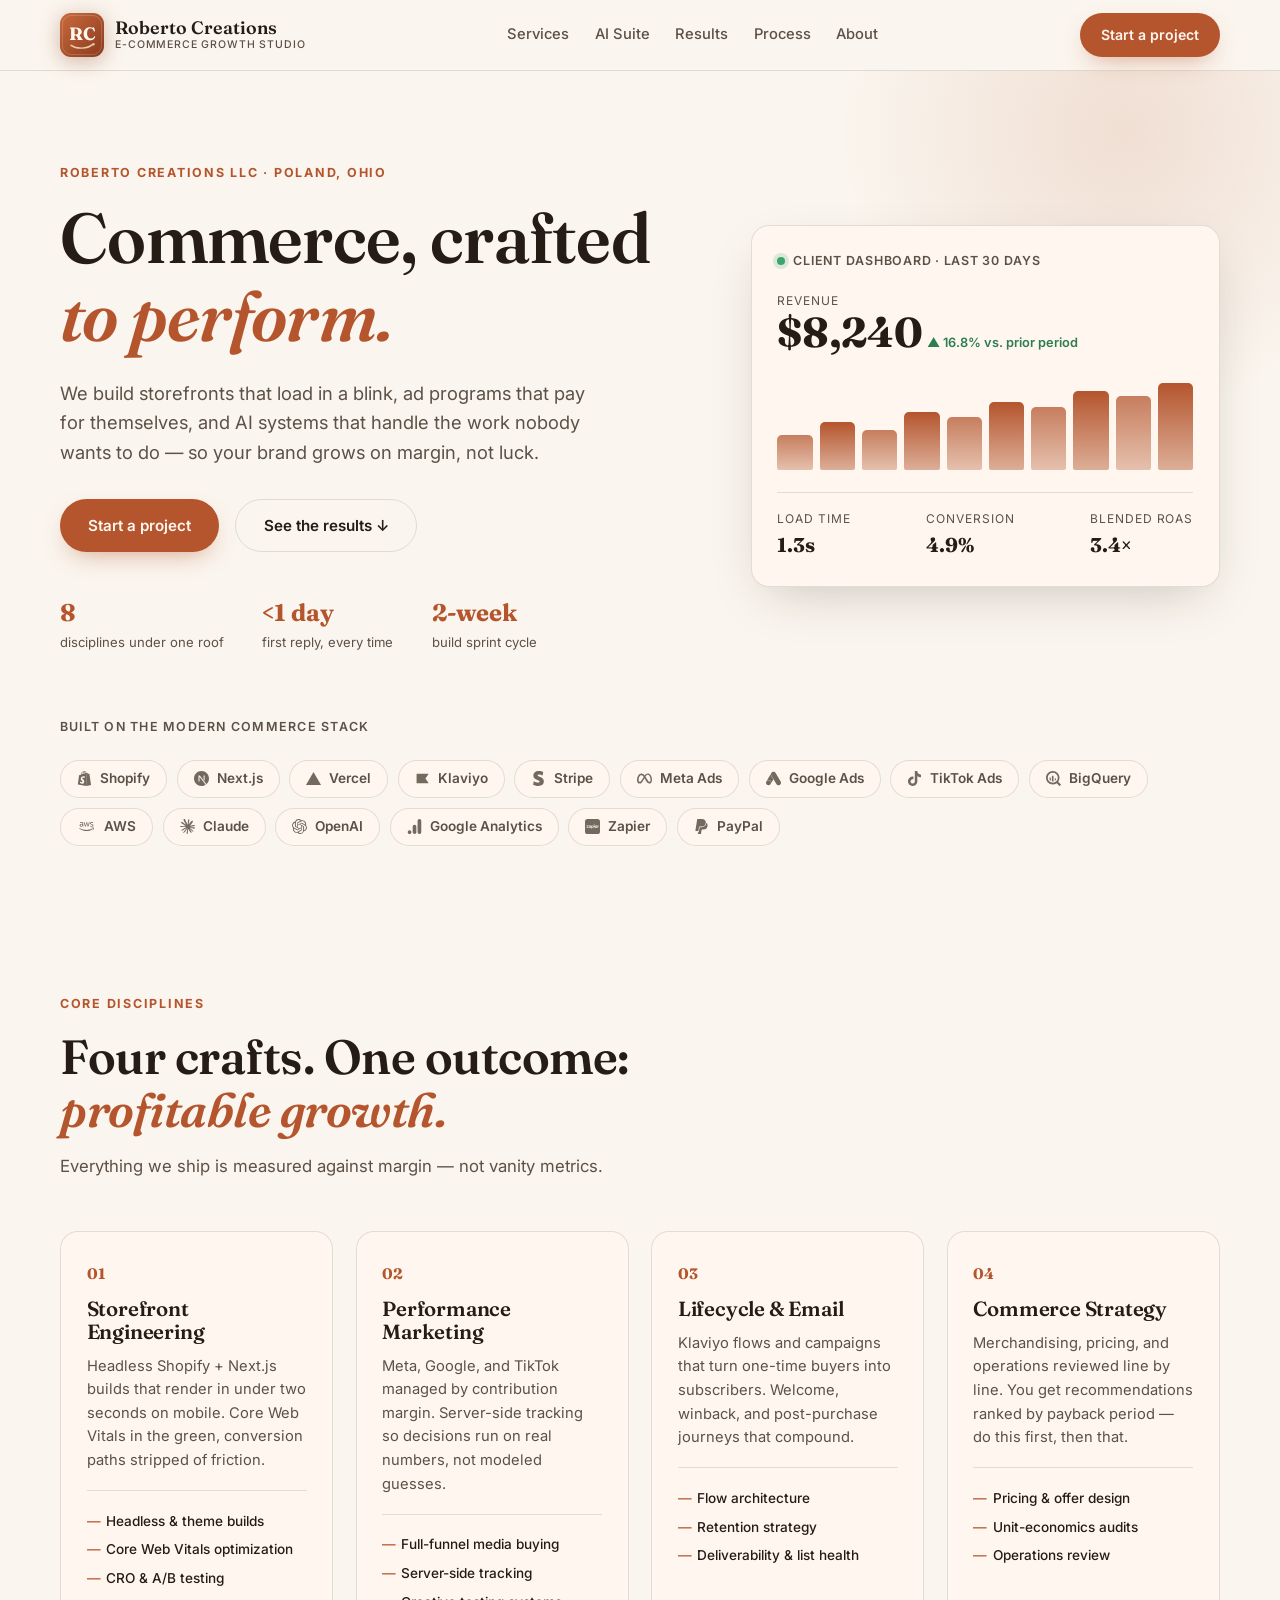
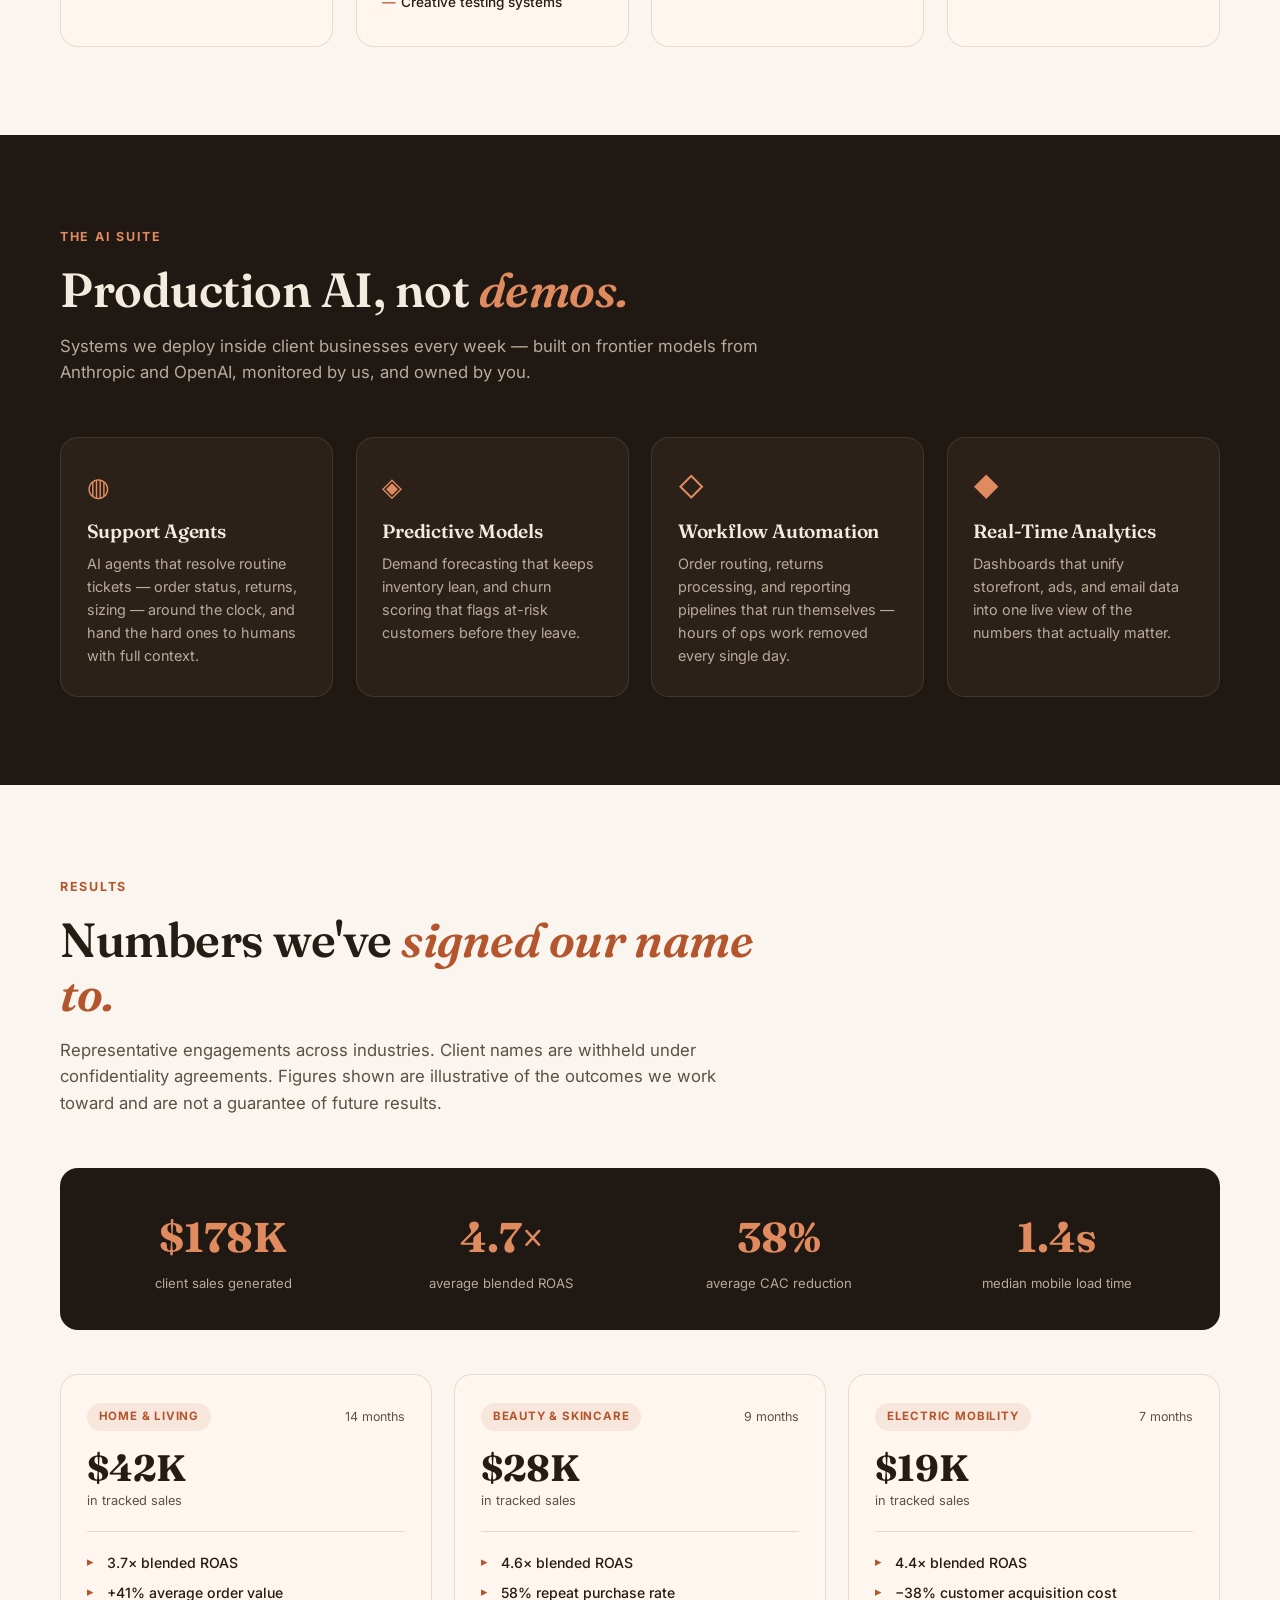
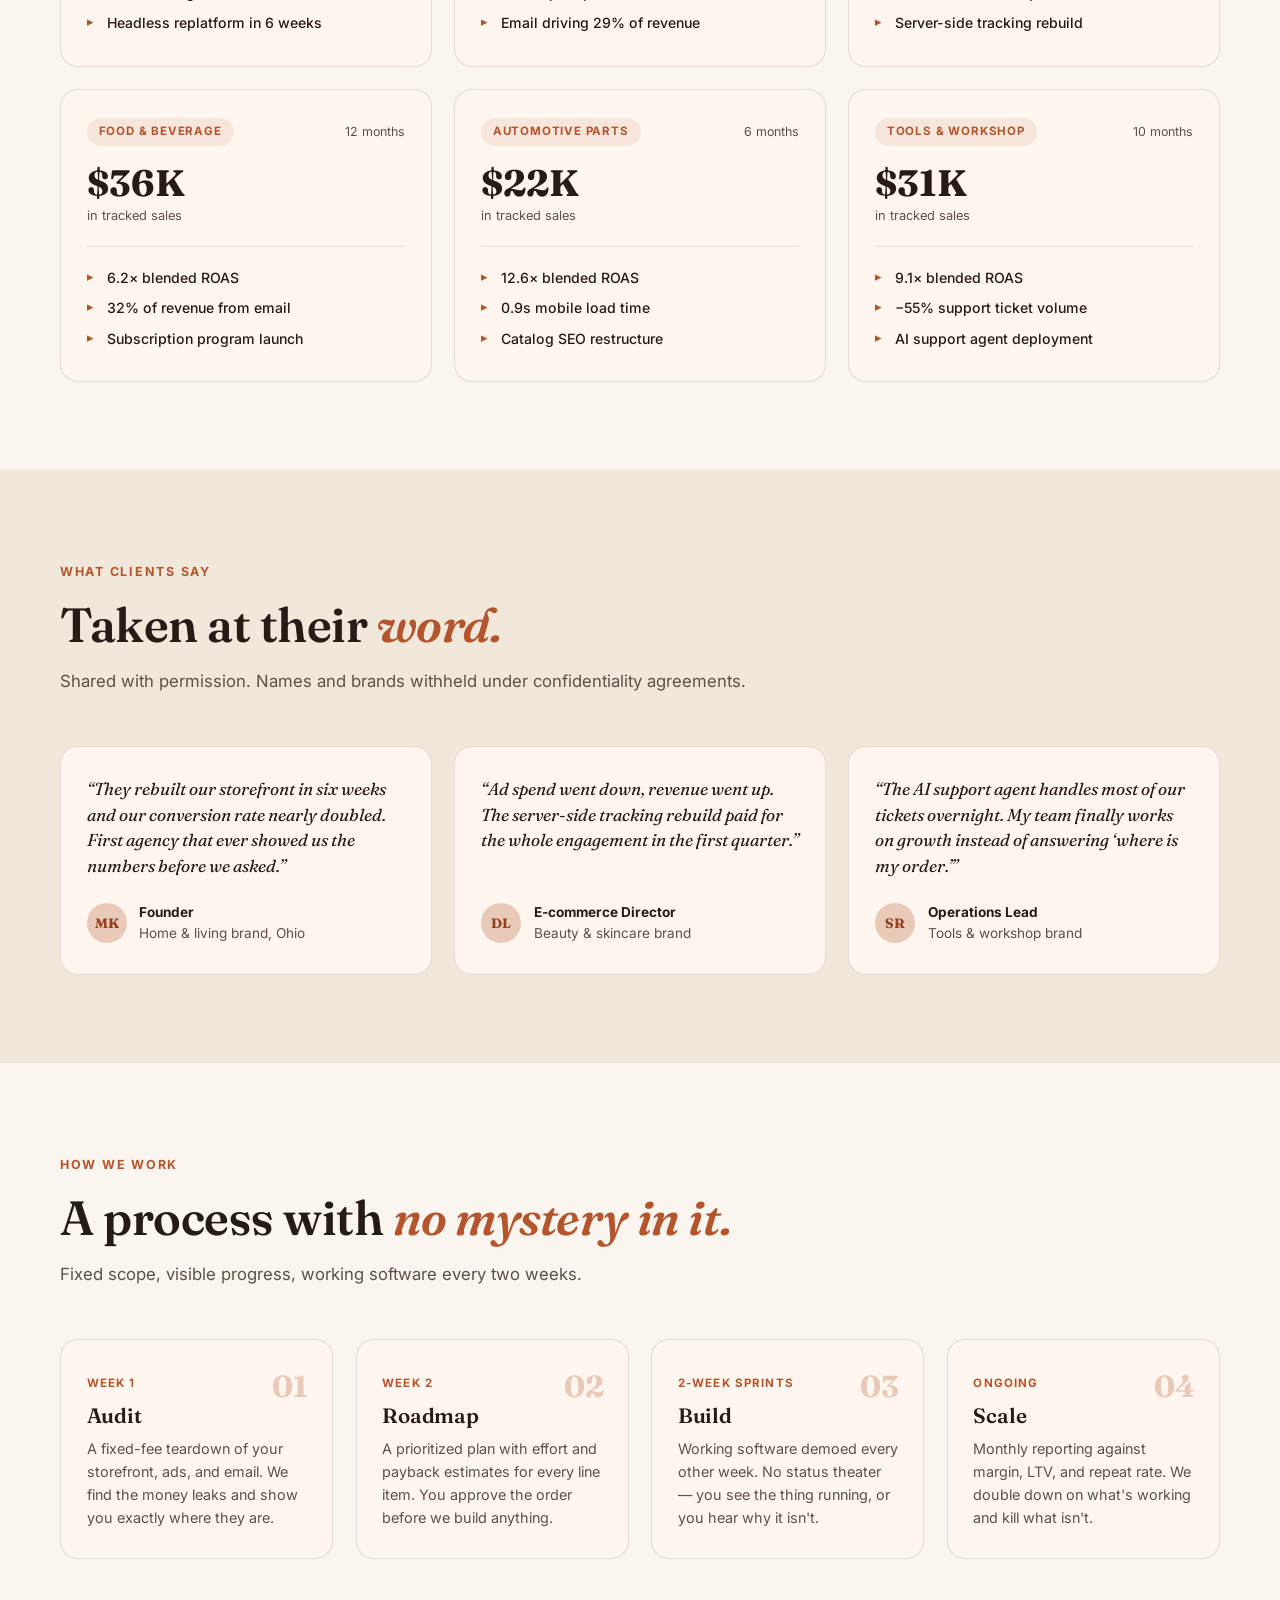
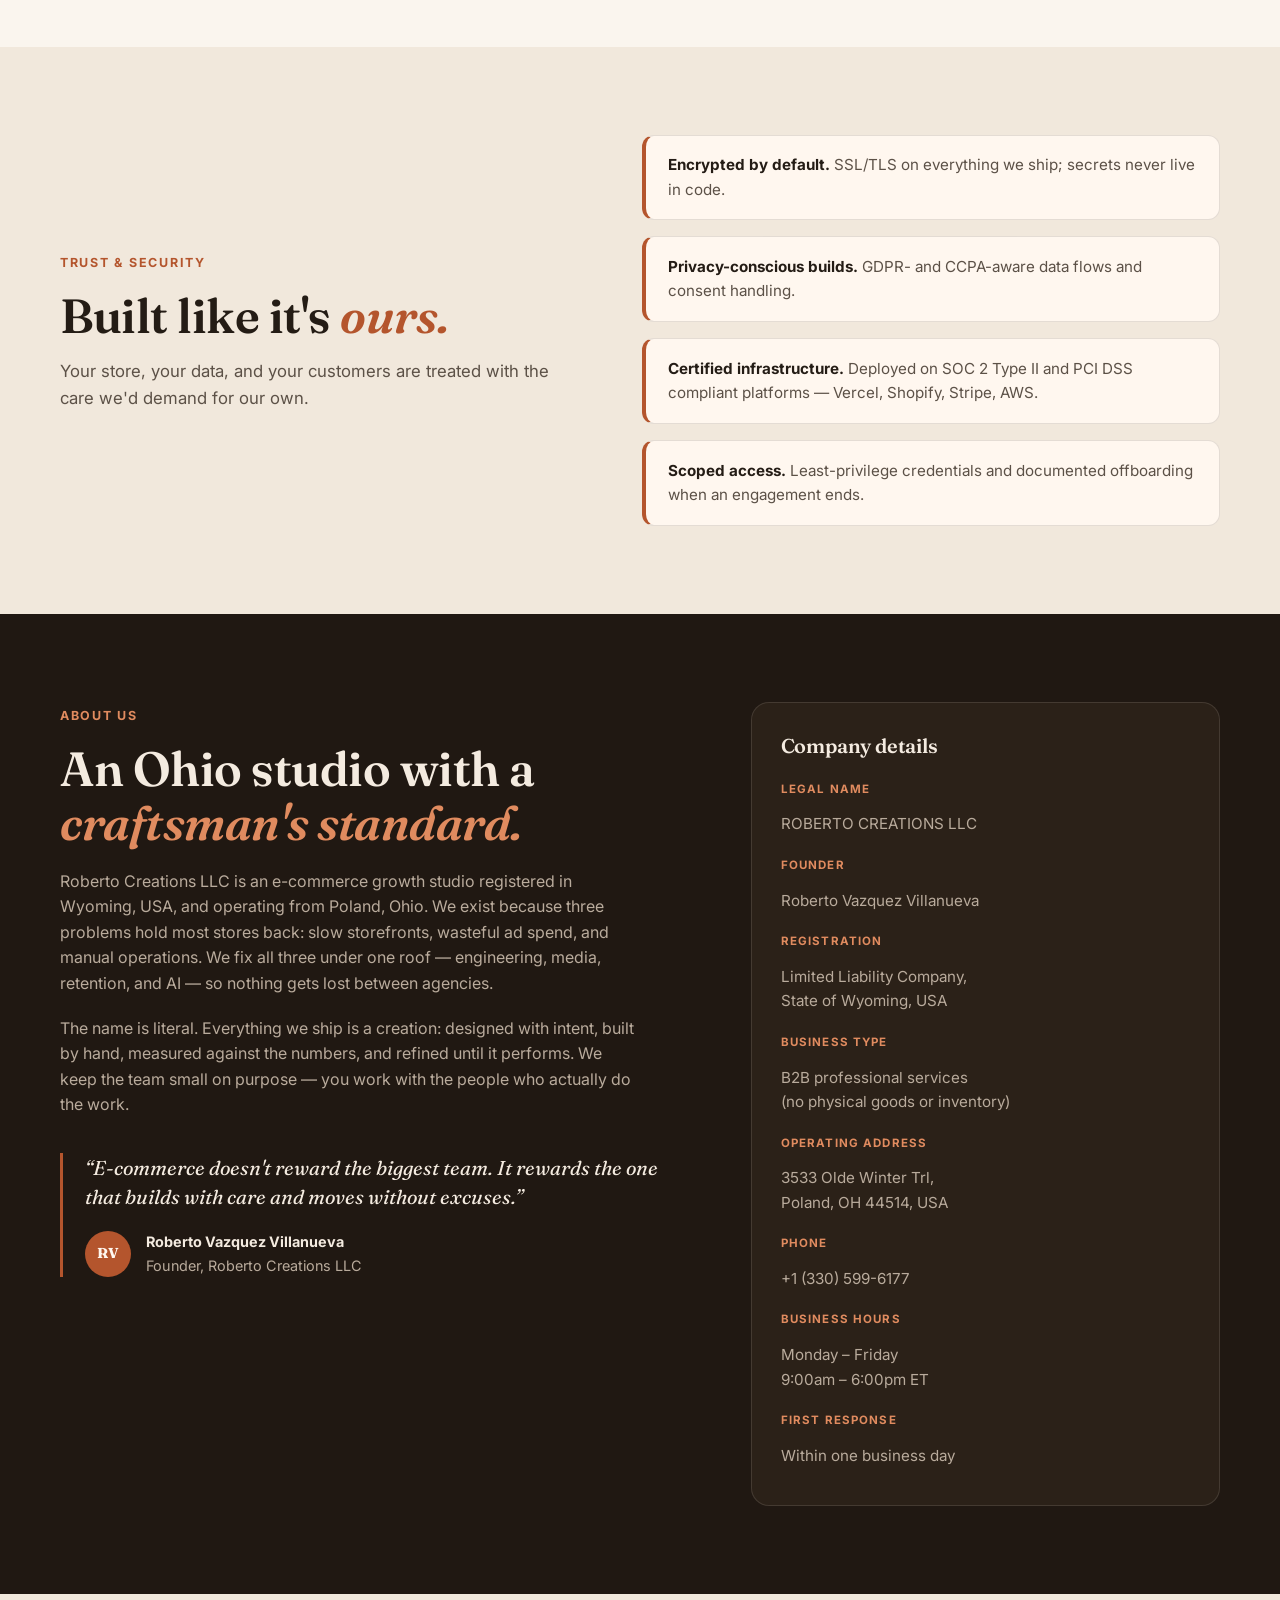
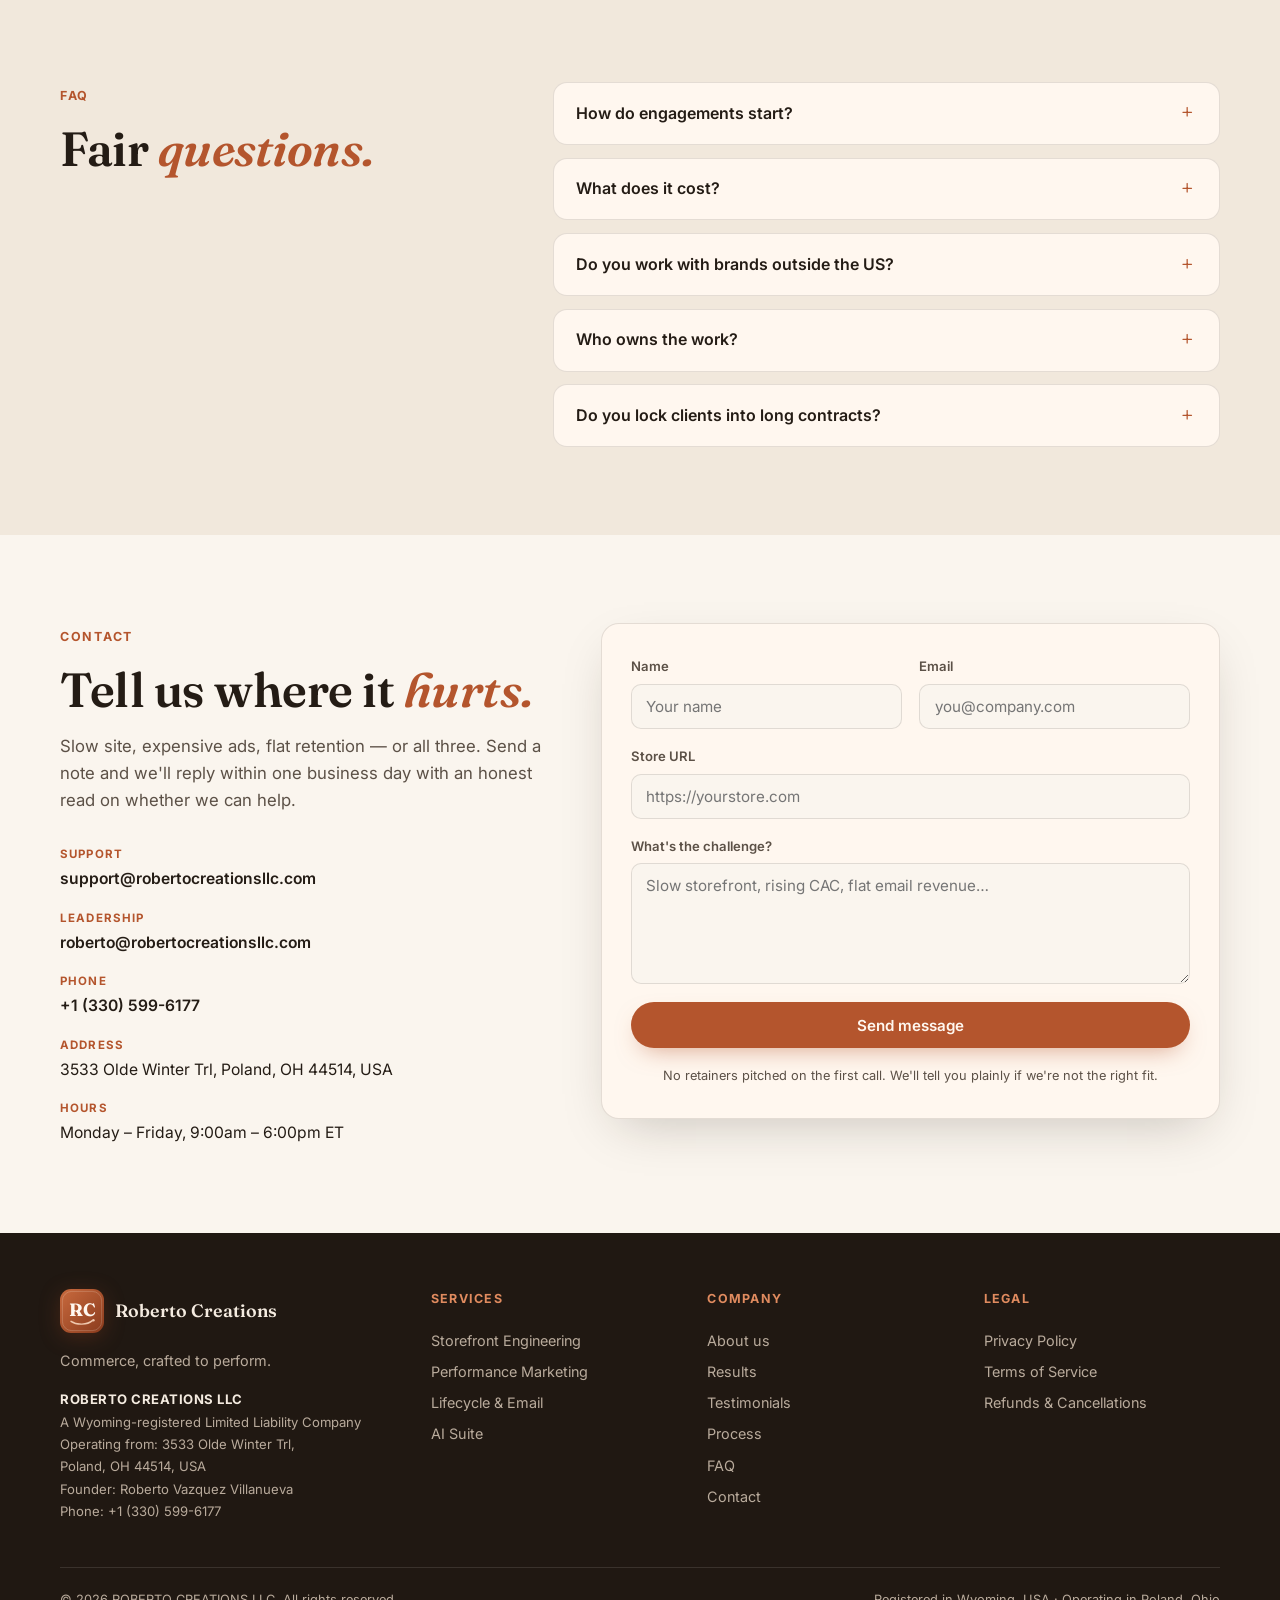
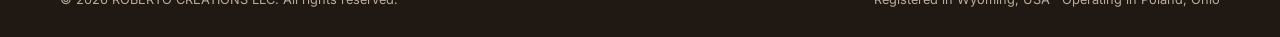
<file: index.html>
<!DOCTYPE html>
<html lang="en">
<head>
  <meta charset="UTF-8" />
  <meta name="viewport" content="width=device-width, initial-scale=1.0" />
  <title>Roberto Creations — Commerce, crafted to perform</title>
  <meta name="description" content="Roberto Creations LLC is an e-commerce growth studio in Poland, Ohio. We craft fast storefronts, profitable ad programs, retention engines, and AI systems that do the heavy lifting." />
  <meta property="og:title" content="Roberto Creations — Commerce, crafted to perform" />
  <meta property="og:description" content="Storefront engineering, performance marketing, lifecycle email, and AI automation for e-commerce brands." />
  <meta property="og:type" content="website" />
  <link rel="icon" type="image/svg+xml" href="logo.svg" />
  <link rel="preconnect" href="https://fonts.googleapis.com" />
  <link rel="preconnect" href="https://fonts.gstatic.com" crossorigin />
  <link href="https://fonts.googleapis.com/css2?family=Fraunces:opsz,wght@9..144,400;9..144,500;9..144,600;9..144,700&family=Inter:wght@400;500;600;700&display=swap" rel="stylesheet" />
  <link rel="stylesheet" href="styles.css" />
</head>
<body>

  <!-- ============ NAV ============ -->
  <header class="nav" id="top">
    <div class="container nav-inner">
      <a href="#top" class="brand" aria-label="Roberto Creations home">
        <svg class="brand-mark" viewBox="0 0 64 64" xmlns="http://www.w3.org/2000/svg" role="img" aria-label="Roberto Creations logo">
          <defs>
            <linearGradient id="rcGradNav" x1="0" y1="0" x2="1" y2="1">
              <stop offset="0%" stop-color="#C96A3E" />
              <stop offset="100%" stop-color="#8A3B1D" />
            </linearGradient>
          </defs>
          <rect width="64" height="64" rx="16" fill="url(#rcGradNav)" />
          <rect x="3.5" y="3.5" width="57" height="57" rx="13.5" fill="none" stroke="rgba(255,247,239,0.28)" stroke-width="1" />
          <text x="32" y="39" text-anchor="middle" font-family="Fraunces, Georgia, serif" font-weight="700" font-size="26" fill="#FFF7EF" letter-spacing="-1">RC</text>
          <path d="M16 47 C 24 52.5, 40 52.5, 47 46" fill="none" stroke="#F0C9AF" stroke-width="2" stroke-linecap="round" />
          <circle cx="48.6" cy="45.4" r="1.8" fill="#F0C9AF" />
        </svg>
        <span class="brand-word">Roberto&nbsp;Creations<span class="brand-sub">E-commerce growth studio</span></span>
      </a>
      <nav class="nav-links" id="navLinks">
        <a href="#services">Services</a>
        <a href="#ai">AI Suite</a>
        <a href="#results">Results</a>
        <a href="#process">Process</a>
        <a href="#about">About</a>
      </nav>
      <div class="nav-cta">
        <a href="#contact" class="btn btn-primary btn-sm">Start a project</a>
        <button class="nav-burger" id="navBurger" aria-label="Open menu"><span></span><span></span><span></span></button>
      </div>
    </div>
  </header>

  <!-- ============ HERO ============ -->
  <section class="hero">
    <div class="container hero-grid">
      <div class="hero-copy reveal">
        <p class="eyebrow">Roberto Creations LLC · Poland, Ohio</p>
        <h1>Commerce, crafted<br /><em>to perform.</em></h1>
        <p class="lede">
          We build storefronts that load in a blink, ad programs that pay for
          themselves, and AI systems that handle the work nobody wants to do —
          so your brand grows on margin, not luck.
        </p>
        <div class="hero-actions">
          <a href="#contact" class="btn btn-primary">Start a project</a>
          <a href="#results" class="btn btn-ghost">See the results ↓</a>
        </div>
        <ul class="hero-facts">
          <li><strong>8</strong><span>disciplines under one roof</span></li>
          <li><strong>&lt;1 day</strong><span>first reply, every time</span></li>
          <li><strong>2-week</strong><span>build sprint cycle</span></li>
        </ul>
      </div>

      <div class="hero-card reveal delay-1" aria-hidden="true">
        <div class="dash-head">
          <span class="dash-dot"></span> Client dashboard · last 30 days
        </div>
        <div class="dash-big">
          <span class="dash-label">Revenue</span>
          <span class="dash-value">$8,240</span>
          <span class="dash-delta">▲ 16.8% vs. prior period</span>
        </div>
        <div class="dash-bars">
          <i style="--h:38%"></i><i style="--h:52%"></i><i style="--h:44%"></i><i style="--h:63%"></i><i style="--h:58%"></i><i style="--h:74%"></i><i style="--h:69%"></i><i style="--h:86%"></i><i style="--h:80%"></i><i style="--h:95%"></i>
        </div>
        <div class="dash-row">
          <div><span class="dash-label">Load time</span><strong>1.3s</strong></div>
          <div><span class="dash-label">Conversion</span><strong>4.9%</strong></div>
          <div><span class="dash-label">Blended ROAS</span><strong>3.4×</strong></div>
        </div>
      </div>
    </div>

    <div class="container stack-strip reveal delay-2">
      <span class="stack-label">Built on the modern commerce stack</span>
      <ul>
        <li><svg class="stack-ic" viewBox="0 0 24 24" fill="currentColor" aria-hidden="true"><path d="M15.337 23.979l7.216-1.561s-2.604-17.613-2.625-17.73c-.018-.116-.114-.192-.211-.192s-1.929-.136-1.929-.136-1.275-1.274-1.439-1.411c-.045-.037-.075-.057-.121-.074l-.914 21.104h.023zM11.71 11.305s-.81-.424-1.774-.424c-1.447 0-1.504.906-1.504 1.141 0 1.232 3.24 1.715 3.24 4.629 0 2.295-1.44 3.76-3.406 3.76-2.354 0-3.54-1.465-3.54-1.465l.646-2.086s1.245 1.066 2.28 1.066c.675 0 .975-.545.975-.932 0-1.619-2.654-1.694-2.654-4.359-.034-2.237 1.571-4.416 4.827-4.416 1.257 0 1.875.361 1.875.361l-.945 2.715-.02.01zM11.17.83c.136 0 .271.038.405.135-.984.465-2.064 1.639-2.508 3.992-.656.213-1.293.405-1.889.578C7.697 3.75 8.951.84 11.17.84V.83zm1.235 2.949v.135c-.754.232-1.583.484-2.394.736.466-1.777 1.333-2.645 2.085-2.971.193.501.309 1.176.309 2.1zm.539-2.234c.694.074 1.141.867 1.429 1.755-.349.114-.735.231-1.158.366v-.252c0-.752-.096-1.371-.271-1.871v.002zm2.992 1.289c-.02 0-.06.021-.078.021s-.289.075-.714.21c-.423-1.233-1.176-2.37-2.508-2.37h-.115C12.135.209 11.669 0 11.265 0 8.159 0 6.675 3.877 6.21 5.846c-1.194.365-2.063.636-2.16.674-.675.213-.694.232-.772.87-.075.462-1.83 14.063-1.83 14.063L15.009 24l.927-21.166z"/></svg>Shopify</li>
        <li><svg class="stack-ic" viewBox="0 0 24 24" fill="currentColor" aria-hidden="true"><path d="M18.665 21.978C16.758 23.255 14.465 24 12 24 5.377 24 0 18.623 0 12S5.377 0 12 0s12 5.377 12 12c0 3.583-1.574 6.801-4.067 9.001L9.219 7.2H7.2v9.596h1.615V9.251l9.85 12.727Zm-3.332-8.533 1.6 2.061V7.2h-1.6v6.245Z"/></svg>Next.js</li>
        <li><svg class="stack-ic" viewBox="0 0 24 24" fill="currentColor" aria-hidden="true"><path d="M24 22.525H0l12-21.05 12 21.05z"/></svg>Vercel</li>
        <li><svg class="stack-ic" viewBox="0 0 24 24" fill="currentColor" aria-hidden="true"><path d="M3 4.5h18a.5.5 0 0 1 .41.79L16.61 12l4.8 6.71a.5.5 0 0 1-.41.79H3a.5.5 0 0 1-.5-.5V5a.5.5 0 0 1 .5-.5z"/></svg>Klaviyo</li>
        <li><svg class="stack-ic" viewBox="0 0 24 24" fill="currentColor" aria-hidden="true"><path d="M13.976 9.15c-2.172-.806-3.356-1.426-3.356-2.409 0-.831.683-1.305 1.901-1.305 2.227 0 4.515.858 6.09 1.631l.89-5.494C18.252.975 15.697 0 12.165 0 9.667 0 7.589.654 6.104 1.872 4.56 3.147 3.757 4.992 3.757 7.218c0 4.039 2.467 5.76 6.476 7.219 2.585.92 3.445 1.574 3.445 2.583 0 .98-.84 1.545-2.354 1.545-1.875 0-4.965-.921-6.99-2.109l-.9 5.555C5.175 22.99 8.385 24 11.714 24c2.641 0 4.843-.624 6.328-1.813 1.664-1.305 2.525-3.236 2.525-5.732 0-4.128-2.524-5.851-6.594-7.305h.003z"/></svg>Stripe</li>
        <li><svg class="stack-ic" viewBox="0 0 24 24" fill="currentColor" aria-hidden="true"><path d="M6.915 4.03c-1.968 0-3.683 1.28-4.871 3.113C.704 9.208 0 11.883 0 14.449c0 .706.07 1.369.21 1.973a6.624 6.624 0 0 0 .265.86 5.297 5.297 0 0 0 .371.761c.696 1.159 1.818 1.927 3.593 1.927 1.497 0 2.633-.671 3.965-2.444.76-1.012 1.144-1.626 2.663-4.32l.756-1.339.186-.325c.061.1.121.196.183.3l2.152 3.595c.724 1.21 1.665 2.556 2.47 3.314 1.046.987 1.992 1.22 3.06 1.22 1.075 0 1.876-.355 2.455-.843a3.743 3.743 0 0 0 .81-.973c.542-.939.861-2.127.861-3.745 0-2.72-.681-5.357-2.084-7.45-1.282-1.912-2.957-2.93-4.716-2.93-1.047 0-2.088.467-3.053 1.308-.652.57-1.257 1.29-1.82 2.05-.69-.875-1.335-1.547-1.958-2.056-1.182-.966-2.315-1.303-3.454-1.303zm10.16 2.053c1.147 0 2.188.758 2.992 1.999 1.132 1.748 1.647 4.195 1.647 6.4 0 1.548-.368 2.9-1.839 2.9-.58 0-1.027-.23-1.664-1.004-.496-.601-1.343-1.878-2.832-4.358l-.617-1.028a44.908 44.908 0 0 0-1.255-1.98c.07-.109.141-.224.211-.327 1.12-1.667 2.118-2.602 3.358-2.602zm-10.201.553c1.265 0 2.058.791 2.675 1.446.307.327.737.871 1.234 1.579l-1.02 1.566c-.757 1.163-1.882 3.017-2.837 4.338-1.191 1.649-1.81 1.817-2.486 1.817-.524 0-1.038-.237-1.383-.794-.263-.426-.464-1.13-.464-2.046 0-2.221.63-4.535 1.66-6.088.454-.687.964-1.226 1.533-1.533a2.264 2.264 0 0 1 1.088-.285z"/></svg>Meta&nbsp;Ads</li>
        <li><svg class="stack-ic" viewBox="0 0 24 24" fill="currentColor" aria-hidden="true"><path d="M3.9998 22.9291C1.7908 22.9291 0 21.1383 0 18.9293s1.7908-3.9998 3.9998-3.9998 3.9998 1.7908 3.9998 3.9998-1.7908 3.9998-3.9998 3.9998zm19.4643-6.0004L15.4632 3.072C14.3586 1.1587 11.9121.5028 9.9988 1.6074S7.4295 5.1585 8.5341 7.0718l8.0009 13.8567c1.1046 1.9133 3.5511 2.5679 5.4644 1.4646 1.9134-1.1046 2.568-3.5511 1.4647-5.4644zM7.5137 4.8438L1.5645 15.1484A4.5 4.5 0 0 1 4 14.4297c2.5597-.0075 4.6248 2.1585 4.4941 4.7148l3.2168-5.5723-3.6094-6.25c-.4499-.7793-.6322-1.6394-.5878-2.4784z"/></svg>Google&nbsp;Ads</li>
        <li><svg class="stack-ic" viewBox="0 0 24 24" fill="currentColor" aria-hidden="true"><path d="M12.525.02c1.31-.02 2.61-.01 3.91-.02.08 1.53.63 3.09 1.75 4.17 1.12 1.11 2.7 1.62 4.24 1.79v4.03c-1.44-.05-2.89-.35-4.2-.97-.57-.26-1.1-.59-1.62-.93-.01 2.92.01 5.84-.02 8.75-.08 1.4-.54 2.79-1.35 3.94-1.31 1.92-3.58 3.17-5.91 3.21-1.43.08-2.86-.31-4.08-1.03-2.02-1.19-3.44-3.37-3.65-5.71-.02-.5-.03-1-.01-1.49.18-1.9 1.12-3.72 2.58-4.96 1.66-1.44 3.98-2.13 6.15-1.72.02 1.48-.04 2.96-.04 4.44-.99-.32-2.15-.23-3.02.37-.63.41-1.11 1.04-1.36 1.75-.21.51-.15 1.07-.14 1.61.24 1.64 1.82 3.02 3.5 2.87 1.12-.01 2.19-.66 2.77-1.61.19-.33.4-.67.41-1.06.1-1.79.06-3.57.07-5.36.01-4.03-.01-8.05.02-12.07z"/></svg>TikTok&nbsp;Ads</li>
        <li><svg class="stack-ic" viewBox="0 0 24 24" fill="currentColor" aria-hidden="true"><path d="M5.676 10.595h2.052v5.244a5.892 5.892 0 0 1-2.052-2.088v-3.156zm18.179 10.836a.504.504 0 0 1 0 .708l-1.716 1.716a.504.504 0 0 1-.708 0l-4.248-4.248a.206.206 0 0 1-.007-.007c-.02-.02-.028-.045-.043-.066a10.736 10.736 0 0 1-6.334 2.065C4.835 21.599 0 16.764 0 10.799S4.835 0 10.8 0s10.799 4.835 10.799 10.8c0 2.369-.772 4.553-2.066 6.333.025.017.052.028.074.05l4.248 4.248zm-5.028-10.632a8.015 8.015 0 1 0-8.028 8.028h.024a8.016 8.016 0 0 0 8.004-8.028zm-4.86 4.98a6.002 6.002 0 0 0 2.04-2.184v-1.764h-2.04v3.948zm-4.5.948c.442.057.887.08 1.332.072.4.025.8.025 1.2 0V7.692H9.468v9.035z"/></svg>BigQuery</li>
        <li><svg class="stack-ic stack-ic-wide" viewBox="0 0 24 24" fill="currentColor" aria-hidden="true"><path d="M6.763 10.036c0 .296.032.535.088.71.064.176.144.368.256.576.04.063.056.127.056.183 0 .08-.048.16-.152.24l-.503.335a.383.383 0 0 1-.208.072c-.08 0-.16-.04-.239-.112a2.47 2.47 0 0 1-.287-.375 6.18 6.18 0 0 1-.248-.471c-.622.734-1.405 1.101-2.347 1.101-.67 0-1.205-.191-1.596-.574-.391-.384-.59-.894-.59-1.533 0-.678.239-1.23.726-1.644.487-.415 1.133-.623 1.955-.623.272 0 .551.024.846.064.296.04.6.104.918.176v-.583c0-.607-.127-1.03-.375-1.277-.255-.248-.686-.367-1.3-.367-.28 0-.568.031-.863.103-.295.072-.583.16-.862.272a2.287 2.287 0 0 1-.28.104.488.488 0 0 1-.127.023c-.112 0-.168-.08-.168-.247v-.391c0-.128.016-.224.056-.28a.597.597 0 0 1 .224-.167c.279-.144.614-.264 1.005-.36a4.84 4.84 0 0 1 1.246-.151c.95 0 1.644.216 2.091.647.439.43.662 1.085.662 1.963v2.586zm-3.24 1.214c.263 0 .534-.048.822-.144.287-.096.543-.271.758-.51.128-.152.224-.32.272-.512.047-.191.08-.423.08-.694v-.335a6.66 6.66 0 0 0-.735-.136 6.02 6.02 0 0 0-.75-.048c-.535 0-.926.104-1.19.32-.263.215-.39.518-.39.917 0 .375.095.655.295.846.191.2.47.296.838.296zm6.41.862c-.144 0-.24-.024-.304-.08-.064-.048-.12-.16-.168-.311L7.586 5.55a1.398 1.398 0 0 1-.072-.32c0-.128.064-.2.191-.2h.783c.151 0 .255.025.31.08.065.048.113.16.16.312l1.342 5.284 1.245-5.284c.04-.16.088-.264.151-.312a.549.549 0 0 1 .32-.08h.638c.152 0 .256.025.32.08.063.048.12.16.151.312l1.261 5.348 1.381-5.348c.048-.16.104-.264.16-.312a.52.52 0 0 1 .311-.08h.743c.127 0 .2.065.2.2 0 .04-.009.08-.017.128a1.137 1.137 0 0 1-.056.2l-1.923 6.17c-.048.16-.104.263-.168.311a.51.51 0 0 1-.303.08h-.687c-.151 0-.255-.024-.32-.08-.063-.056-.119-.16-.15-.32l-1.238-5.148-1.23 5.14c-.04.16-.087.264-.15.32-.065.056-.177.08-.32.08zm10.256.215c-.415 0-.83-.048-1.229-.143-.399-.096-.71-.2-.918-.32-.128-.071-.215-.151-.247-.223a.563.563 0 0 1-.048-.224v-.407c0-.167.064-.247.183-.247.048 0 .096.008.144.024.048.016.12.048.2.08.271.12.566.215.878.279.319.064.63.096.95.096.502 0 .894-.088 1.165-.264a.86.86 0 0 0 .415-.758.777.777 0 0 0-.215-.559c-.144-.151-.416-.287-.807-.415l-1.157-.36c-.583-.183-1.014-.454-1.277-.813a1.902 1.902 0 0 1-.4-1.158c0-.335.073-.63.216-.886.144-.255.335-.479.575-.654.24-.184.51-.32.83-.415.32-.096.655-.136 1.006-.136.175 0 .359.008.535.032.183.024.35.056.518.088.16.04.312.08.455.127.144.048.256.096.336.144a.69.69 0 0 1 .24.2.43.43 0 0 1 .071.263v.375c0 .168-.064.256-.184.256a.83.83 0 0 1-.303-.096 3.652 3.652 0 0 0-1.532-.311c-.455 0-.815.071-1.062.223-.248.152-.375.383-.375.71 0 .224.08.416.24.567.159.152.454.304.877.44l1.134.358c.574.184.99.44 1.237.767.247.327.367.702.367 1.117 0 .343-.072.655-.207.926-.144.272-.336.511-.583.703-.248.2-.543.343-.886.447-.36.111-.734.167-1.142.167zM21.698 16.207c-2.626 1.94-6.442 2.969-9.722 2.969-4.598 0-8.74-1.7-11.87-4.526-.247-.223-.024-.527.272-.351 3.384 1.963 7.559 3.153 11.877 3.153 2.914 0 6.114-.607 9.06-1.852.439-.2.814.287.383.607zM22.792 14.961c-.336-.43-2.22-.207-3.074-.103-.255.032-.295-.192-.063-.36 1.5-1.053 3.967-.75 4.254-.399.287.36-.08 2.826-1.485 4.007-.215.184-.423.088-.327-.151.32-.79 1.03-2.57.695-2.994z"/></svg>AWS</li>
        <li><svg class="stack-ic" viewBox="0 0 24 24" fill="currentColor" aria-hidden="true"><path d="m4.7144 15.9555 4.7174-2.6471.079-.2307-.079-.1275h-.2307l-.7893-.0486-2.6956-.0729-2.3375-.0971-2.2646-.1214-.5707-.1215-.5343-.7042.0546-.3522.4797-.3218.686.0608 1.5179.1032 2.2767.1578 1.6514.0972 2.4468.255h.3886l.0546-.1579-.1336-.0971-.1032-.0972L6.973 9.8356l-2.55-1.6879-1.3356-.9714-.7225-.4918-.3643-.4614-.1578-1.0078.6557-.7225.8803.0607.2246.0607.8925.686 1.9064 1.4754 2.4893 1.8336.3643.3035.1457-.1032.0182-.0728-.164-.2733-1.3539-2.4467-1.445-2.4893-.6435-1.032-.17-.6194c-.0607-.255-.1032-.4674-.1032-.7285L6.287.1335 6.6997 0l.9957.1336.419.3642.6192 1.4147 1.0018 2.2282 1.5543 3.0296.4553.8985.2429.8318.091.255h.1579v-.1457l.1275-1.706.2368-2.0947.2307-2.6957.0789-.7589.3764-.9107.7468-.4918.5828.2793.4797.686-.0668.4433-.2853 1.8517-.5586 2.9021-.3643 1.9429h.2125l.2429-.2429.9835-1.3053 1.6514-2.0643.7286-.8196.85-.9046.5464-.4311h1.0321l.759 1.1293-.34 1.1657-1.0625 1.3478-.8804 1.1414-1.2628 1.7-.7893 1.36.0729.1093.1882-.0183 2.8535-.607 1.5421-.2794 1.8396-.3157.8318.3886.091.3946-.3278.8075-1.967.4857-2.3072.4614-3.4364.8136-.0425.0304.0486.0607 1.5482.1457.6618.0364h1.621l3.0175.2247.7892.522.4736.6376-.079.4857-1.2142.6193-1.6393-.3886-3.825-.9107-1.3113-.3279h-.1822v.1093l1.0929 1.0686 2.0035 1.8092 2.5075 2.3314.1275.5768-.3218.4554-.34-.0486-2.2039-1.6575-.85-.7468-1.9246-1.621h-.1275v.17l.4432.6496 2.3436 3.5214.1214 1.0807-.17.3521-.6071.2125-.6679-.1214-1.3721-1.9246L14.38 17.959l-1.1414-1.9428-.1397.079-.674 7.2552-.3156.3703-.7286.2793-.6071-.4614-.3218-.7468.3218-1.4753.3886-1.9246.3157-1.53.2853-1.9004.17-.6314-.0121-.0425-.1397.0182-1.4328 1.9672-2.1796 2.9446-1.7243 1.8456-.4128.164-.7164-.3704.0667-.6618.4008-.5889 2.386-3.0357 1.4389-1.882.929-1.0868-.0062-.1579h-.0546l-6.3385 4.1164-1.1293.1457-.4857-.4554.0608-.7467.2307-.2429 1.9064-1.3114Z"/></svg>Claude</li>
        <li><svg class="stack-ic" viewBox="0 0 24 24" fill="currentColor" aria-hidden="true"><path d="M22.2819 9.8211a5.9847 5.9847 0 0 0-.5157-4.9108 6.0462 6.0462 0 0 0-6.5098-2.9A6.0651 6.0651 0 0 0 4.9807 4.1818a5.9847 5.9847 0 0 0-3.9977 2.9 6.0462 6.0462 0 0 0 .7427 7.0966 5.98 5.98 0 0 0 .511 4.9107 6.051 6.051 0 0 0 6.5146 2.9001A5.9847 5.9847 0 0 0 13.2599 24a6.0557 6.0557 0 0 0 5.7718-4.2058 5.9894 5.9894 0 0 0 3.9977-2.9001 6.0557 6.0557 0 0 0-.7475-7.0729zm-9.022 12.6081a4.4755 4.4755 0 0 1-2.8764-1.0408l.1419-.0804 4.7783-2.7582a.7948.7948 0 0 0 .3927-.6813v-6.7369l2.02 1.1686a.071.071 0 0 1 .038.052v5.5826a4.504 4.504 0 0 1-4.4945 4.4944zm-9.6607-4.1254a4.4708 4.4708 0 0 1-.5346-3.0137l.142.0852 4.783 2.7582a.7712.7712 0 0 0 .7806 0l5.8428-3.3685v2.3324a.0804.0804 0 0 1-.0332.0615L9.74 19.9502a4.4992 4.4992 0 0 1-6.1408-1.6464zM2.3408 7.8956a4.485 4.485 0 0 1 2.3655-1.9728V11.6a.7664.7664 0 0 0 .3879.6765l5.8144 3.3543-2.0201 1.1685a.0757.0757 0 0 1-.071 0l-4.8303-2.7865A4.504 4.504 0 0 1 2.3408 7.872zm16.5963 3.8558L13.1038 8.364 15.1192 7.2a.0757.0757 0 0 1 .071 0l4.8303 2.7913a4.4944 4.4944 0 0 1-.6765 8.1042v-5.6772a.79.79 0 0 0-.407-.667zm2.0107-3.0231l-.142-.0852-4.7735-2.7818a.7759.7759 0 0 0-.7854 0L9.409 9.2297V6.8974a.0662.0662 0 0 1 .0284-.0615l4.8303-2.7866a4.4992 4.4992 0 0 1 6.6802 4.66zM8.3065 12.863l-2.02-1.1638a.0804.0804 0 0 1-.038-.0567V6.0742a4.4992 4.4992 0 0 1 7.3757-3.4537l-.142.0805L8.704 5.459a.7948.7948 0 0 0-.3927.6813zm1.0976-2.3654l2.602-1.4998 2.6069 1.4998v2.9994l-2.5974 1.4997-2.6067-1.4997Z"/></svg>OpenAI</li>
        <li><svg class="stack-ic" viewBox="0 0 24 24" fill="currentColor" aria-hidden="true"><path d="M22.84 2.9982v17.9987c.0086 1.6473-1.3197 2.9897-2.967 2.9984a2.9808 2.9808 0 01-.3677-.0208c-1.528-.226-2.6477-1.5558-2.6105-3.1V3.1204c-.0369-1.5458 1.0856-2.8762 2.6157-3.1 1.6361-.1915 3.1178.9796 3.3093 2.6158.014.1201.0208.241.0202.3619zM4.1326 18.0548c-1.6417 0-2.9726 1.331-2.9726 2.9726C1.16 22.6691 2.4909 24 4.1326 24s2.9726-1.3309 2.9726-2.9726-1.331-2.9726-2.9726-2.9726zm7.8728-9.0098c-.0171 0-.0342 0-.0513.0003-1.6495.0904-2.9293 1.474-2.891 3.1256v7.9846c0 2.167.9535 3.4825 2.3505 3.763 1.6118.3266 3.1832-.7152 3.5098-2.327.04-.1974.06-.3983.0593-.5998v-8.9585c.003-1.6474-1.33-2.9852-2.9773-2.9882z"/></svg>Google&nbsp;Analytics</li>
        <li><svg class="stack-ic" viewBox="0 0 24 24" fill="currentColor" aria-hidden="true"><path d="M4.157 0A4.151 4.151 0 0 0 0 4.161v15.678A4.151 4.151 0 0 0 4.157 24h15.682A4.152 4.152 0 0 0 24 19.839V4.161A4.152 4.152 0 0 0 19.839 0H4.157Zm10.61 8.761h.03a.577.577 0 0 1 .23.038.585.585 0 0 1 .201.124.63.63 0 0 1 .162.431.612.612 0 0 1-.162.435.58.58 0 0 1-.201.128.58.58 0 0 1-.23.042.529.529 0 0 1-.235-.042.585.585 0 0 1-.332-.328.559.559 0 0 1-.038-.235.613.613 0 0 1 .17-.431.59.59 0 0 1 .405-.162Zm2.853 1.572c.03.004.061.004.095.004.325-.011.646.064.937.219.238.144.431.355.552.609.128.279.189.582.185.888v.193a2 2 0 0 1 0 .219h-2.498c.003.227.075.45.204.642a.78.78 0 0 0 .646.265.714.714 0 0 0 .484-.136.642.642 0 0 0 .23-.318l.915.257a1.398 1.398 0 0 1-.28.537c-.14.159-.321.284-.521.355a2.234 2.234 0 0 1-.836.136 1.923 1.923 0 0 1-1.001-.245 1.618 1.618 0 0 1-.665-.703 2.221 2.221 0 0 1-.227-1.036 1.95 1.95 0 0 1 .48-1.398 1.9 1.9 0 0 1 1.3-.488Zm-9.607.023c.162.004.325.026.48.079.207.065.4.174.563.314.26.302.393.692.366 1.088v2.276H8.53l-.109-.711h-.065c-.064.163-.155.31-.272.439a1.122 1.122 0 0 1-.374.264 1.023 1.023 0 0 1-.453.083 1.334 1.334 0 0 1-.866-.264.965.965 0 0 1-.329-.801.993.993 0 0 1 .076-.431 1.02 1.02 0 0 1 .242-.363 1.478 1.478 0 0 1 1.043-.303h.952v-.181a.696.696 0 0 0-.136-.454.553.553 0 0 0-.438-.154.695.695 0 0 0-.378.086.48.48 0 0 0-.193.254l-.99-.144a1.26 1.26 0 0 1 .257-.563c.14-.174.321-.302.533-.378.261-.091.54-.136.82-.129.053-.003.106-.007.163-.007Zm4.384.007c.174 0 .347.038.506.114.182.083.34.211.458.374.257.423.377.911.351 1.406a2.53 2.53 0 0 1-.355 1.448 1.148 1.148 0 0 1-1.009.517c-.204 0-.401-.045-.582-.136a1.052 1.052 0 0 1-.48-.457 1.298 1.298 0 0 1-.114-.234h-.045l.004 1.784h-1.059v-4.713h.904l.117.805h.057c.068-.208.177-.401.328-.56a1.129 1.129 0 0 1 .843-.344h.076v-.004Zm7.559.084h.903l.113.805h.053a1.37 1.37 0 0 1 .235-.484.813.813 0 0 1 .313-.242.82.82 0 0 1 .39-.076h.234v1.051h-.401a.662.662 0 0 0-.313.008.623.623 0 0 0-.272.155.663.663 0 0 0-.174.26.683.683 0 0 0-.027.314v1.875h-1.054v-3.666Zm-17.515.003h3.262v.896L3.73 13.104l.034.113h1.973l.042.9H2.4v-.9l1.931-1.754-.045-.117H2.441v-.896Zm11.815 0h1.055v3.659h-1.055V10.45Zm3.443.684.019.016a.69.69 0 0 0-.351.045.756.756 0 0 0-.287.204c-.11.155-.174.336-.189.522h1.545c-.034-.526-.257-.787-.74-.787h.003Zm-5.718.163c-.026 0-.057 0-.083.004a.78.78 0 0 0-.31.053.746.746 0 0 0-.257.189 1.016 1.016 0 0 0-.204.695v.064c-.015.257.057.507.204.711a.634.634 0 0 0 .253.196.638.638 0 0 0 .314.061.644.644 0 0 0 .578-.265c.14-.223.204-.48.189-.74a1.216 1.216 0 0 0-.181-.711.677.677 0 0 0-.503-.257Zm-4.509 1.266a.464.464 0 0 0-.268.102.373.373 0 0 0-.114.276c0 .053.008.106.027.155a.375.375 0 0 0 .087.132.576.576 0 0 0 .397.11v.004a.863.863 0 0 0 .563-.182.573.573 0 0 0 .211-.457v-.14h-.903Z"/></svg>Zapier</li>
        <li><svg class="stack-ic" viewBox="0 0 24 24" fill="currentColor" aria-hidden="true"><path d="M7.016 19.198h-4.2a.562.562 0 0 1-.555-.65L5.093.584A.692.692 0 0 1 5.776 0h7.222c3.417 0 5.904 2.488 5.846 5.5-.006.25-.027.5-.066.747A6.794 6.794 0 0 1 12.071 12H8.743a.69.69 0 0 0-.682.583l-.325 2.056-.013.083-.692 4.39-.015.087zM19.79 6.142c-.01.087-.01.175-.023.261a7.76 7.76 0 0 1-7.695 6.598H9.007l-.283 1.795-.013.083-.692 4.39-.134.843-.014.088H6.86l-.497 3.15a.562.562 0 0 0 .555.65h3.612c.34 0 .63-.249.683-.585l.952-6.031a.692.692 0 0 1 .683-.584h2.126a6.793 6.793 0 0 0 6.707-5.752c.306-1.95-.466-3.744-1.89-4.906z"/></svg>PayPal</li>
      </ul>
    </div>
  </section>

  <!-- ============ SERVICES ============ -->
  <section class="section" id="services">
    <div class="container">
      <div class="section-head reveal">
        <p class="eyebrow">Core disciplines</p>
        <h2>Four crafts. One outcome: <em>profitable growth.</em></h2>
        <p class="section-sub">Everything we ship is measured against margin — not vanity metrics.</p>
      </div>
      <div class="cards-4">
        <article class="card reveal">
          <span class="card-num">01</span>
          <h3>Storefront Engineering</h3>
          <p>Headless Shopify + Next.js builds that render in under two seconds on mobile. Core Web Vitals in the green, conversion paths stripped of friction.</p>
          <ul class="card-list">
            <li>Headless &amp; theme builds</li>
            <li>Core Web Vitals optimization</li>
            <li>CRO &amp; A/B testing</li>
          </ul>
        </article>
        <article class="card reveal delay-1">
          <span class="card-num">02</span>
          <h3>Performance Marketing</h3>
          <p>Meta, Google, and TikTok managed by contribution margin. Server-side tracking so decisions run on real numbers, not modeled guesses.</p>
          <ul class="card-list">
            <li>Full-funnel media buying</li>
            <li>Server-side tracking</li>
            <li>Creative testing systems</li>
          </ul>
        </article>
        <article class="card reveal delay-2">
          <span class="card-num">03</span>
          <h3>Lifecycle &amp; Email</h3>
          <p>Klaviyo flows and campaigns that turn one-time buyers into subscribers. Welcome, winback, and post-purchase journeys that compound.</p>
          <ul class="card-list">
            <li>Flow architecture</li>
            <li>Retention strategy</li>
            <li>Deliverability &amp; list health</li>
          </ul>
        </article>
        <article class="card reveal delay-3">
          <span class="card-num">04</span>
          <h3>Commerce Strategy</h3>
          <p>Merchandising, pricing, and operations reviewed line by line. You get recommendations ranked by payback period — do this first, then that.</p>
          <ul class="card-list">
            <li>Pricing &amp; offer design</li>
            <li>Unit-economics audits</li>
            <li>Operations review</li>
          </ul>
        </article>
      </div>
    </div>
  </section>

  <!-- ============ AI SUITE ============ -->
  <section class="section section-dark" id="ai">
    <div class="container">
      <div class="section-head reveal">
        <p class="eyebrow eyebrow-light">The AI suite</p>
        <h2>Production AI, not <em>demos.</em></h2>
        <p class="section-sub">Systems we deploy inside client businesses every week — built on frontier models from Anthropic and OpenAI, monitored by us, and owned by you.</p>
      </div>
      <div class="ai-grid">
        <article class="ai-card reveal">
          <span class="ai-icon">◍</span>
          <h3>Support Agents</h3>
          <p>AI agents that resolve routine tickets — order status, returns, sizing — around the clock, and hand the hard ones to humans with full context.</p>
        </article>
        <article class="ai-card reveal delay-1">
          <span class="ai-icon">◈</span>
          <h3>Predictive Models</h3>
          <p>Demand forecasting that keeps inventory lean, and churn scoring that flags at-risk customers before they leave.</p>
        </article>
        <article class="ai-card reveal delay-2">
          <span class="ai-icon">◇</span>
          <h3>Workflow Automation</h3>
          <p>Order routing, returns processing, and reporting pipelines that run themselves — hours of ops work removed every single day.</p>
        </article>
        <article class="ai-card reveal delay-3">
          <span class="ai-icon">◆</span>
          <h3>Real-Time Analytics</h3>
          <p>Dashboards that unify storefront, ads, and email data into one live view of the numbers that actually matter.</p>
        </article>
      </div>
    </div>
  </section>

  <!-- ============ RESULTS ============ -->
  <section class="section" id="results">
    <div class="container">
      <div class="section-head reveal">
        <p class="eyebrow">Results</p>
        <h2>Numbers we've <em>signed our name to.</em></h2>
        <p class="section-sub">Representative engagements across industries. Client names are withheld under confidentiality agreements. Figures shown are illustrative of the outcomes we work toward and are not a guarantee of future results.</p>
      </div>

      <div class="results-band reveal">
        <div><strong data-count="178" data-prefix="$" data-suffix="K">$0K</strong><span>client sales generated</span></div>
        <div><strong data-count="4.7" data-suffix="×">0×</strong><span>average blended ROAS</span></div>
        <div><strong data-count="38" data-suffix="%">0%</strong><span>average CAC reduction</span></div>
        <div><strong data-count="1.4" data-suffix="s">0s</strong><span>median mobile load time</span></div>
      </div>

      <div class="cases">
        <article class="case reveal">
          <header><span class="case-tag">Home &amp; Living</span><span class="case-time">14 months</span></header>
          <strong class="case-big">$42K</strong><span class="case-big-label">in tracked sales</span>
          <ul><li>3.7× blended ROAS</li><li>+41% average order value</li><li>Headless replatform in 6 weeks</li></ul>
        </article>
        <article class="case reveal delay-1">
          <header><span class="case-tag">Beauty &amp; Skincare</span><span class="case-time">9 months</span></header>
          <strong class="case-big">$28K</strong><span class="case-big-label">in tracked sales</span>
          <ul><li>4.6× blended ROAS</li><li>58% repeat purchase rate</li><li>Email driving 29% of revenue</li></ul>
        </article>
        <article class="case reveal delay-2">
          <header><span class="case-tag">Electric Mobility</span><span class="case-time">7 months</span></header>
          <strong class="case-big">$19K</strong><span class="case-big-label">in tracked sales</span>
          <ul><li>4.4× blended ROAS</li><li>−38% customer acquisition cost</li><li>Server-side tracking rebuild</li></ul>
        </article>
        <article class="case reveal">
          <header><span class="case-tag">Food &amp; Beverage</span><span class="case-time">12 months</span></header>
          <strong class="case-big">$36K</strong><span class="case-big-label">in tracked sales</span>
          <ul><li>6.2× blended ROAS</li><li>32% of revenue from email</li><li>Subscription program launch</li></ul>
        </article>
        <article class="case reveal delay-1">
          <header><span class="case-tag">Automotive Parts</span><span class="case-time">6 months</span></header>
          <strong class="case-big">$22K</strong><span class="case-big-label">in tracked sales</span>
          <ul><li>12.6× blended ROAS</li><li>0.9s mobile load time</li><li>Catalog SEO restructure</li></ul>
        </article>
        <article class="case reveal delay-2">
          <header><span class="case-tag">Tools &amp; Workshop</span><span class="case-time">10 months</span></header>
          <strong class="case-big">$31K</strong><span class="case-big-label">in tracked sales</span>
          <ul><li>9.1× blended ROAS</li><li>−55% support ticket volume</li><li>AI support agent deployment</li></ul>
        </article>
      </div>
    </div>
  </section>

  <!-- ============ TESTIMONIALS ============ -->
  <section class="section section-tint" id="testimonials">
    <div class="container">
      <div class="section-head reveal">
        <p class="eyebrow">What clients say</p>
        <h2>Taken at their <em>word.</em></h2>
        <p class="section-sub">Shared with permission. Names and brands withheld under confidentiality agreements.</p>
      </div>
      <div class="quotes">
        <figure class="quote-card reveal">
          <blockquote>“They rebuilt our storefront in six weeks and our conversion rate nearly doubled. First agency that ever showed us the numbers before we asked.”</blockquote>
          <figcaption><span class="quote-avatar">MK</span><span><strong>Founder</strong><br />Home &amp; living brand, Ohio</span></figcaption>
        </figure>
        <figure class="quote-card reveal delay-1">
          <blockquote>“Ad spend went down, revenue went up. The server-side tracking rebuild paid for the whole engagement in the first quarter.”</blockquote>
          <figcaption><span class="quote-avatar">DL</span><span><strong>E-commerce Director</strong><br />Beauty &amp; skincare brand</span></figcaption>
        </figure>
        <figure class="quote-card reveal delay-2">
          <blockquote>“The AI support agent handles most of our tickets overnight. My team finally works on growth instead of answering ‘where is my order.’”</blockquote>
          <figcaption><span class="quote-avatar">SR</span><span><strong>Operations Lead</strong><br />Tools &amp; workshop brand</span></figcaption>
        </figure>
      </div>
    </div>
  </section>

  <!-- ============ PROCESS ============ -->
  <section class="section" id="process">
    <div class="container">
      <div class="section-head reveal">
        <p class="eyebrow">How we work</p>
        <h2>A process with <em>no mystery in it.</em></h2>
        <p class="section-sub">Fixed scope, visible progress, working software every two weeks.</p>
      </div>
      <ol class="steps">
        <li class="reveal">
          <span class="step-when">Week 1</span>
          <h3>Audit</h3>
          <p>A fixed-fee teardown of your storefront, ads, and email. We find the money leaks and show you exactly where they are.</p>
        </li>
        <li class="reveal delay-1">
          <span class="step-when">Week 2</span>
          <h3>Roadmap</h3>
          <p>A prioritized plan with effort and payback estimates for every line item. You approve the order before we build anything.</p>
        </li>
        <li class="reveal delay-2">
          <span class="step-when">2-week sprints</span>
          <h3>Build</h3>
          <p>Working software demoed every other week. No status theater — you see the thing running, or you hear why it isn't.</p>
        </li>
        <li class="reveal delay-3">
          <span class="step-when">Ongoing</span>
          <h3>Scale</h3>
          <p>Monthly reporting against margin, LTV, and repeat rate. We double down on what's working and kill what isn't.</p>
        </li>
      </ol>
    </div>
  </section>

  <!-- ============ TRUST ============ -->
  <section class="section section-tint" id="trust">
    <div class="container trust-grid">
      <div class="section-head reveal" style="margin-bottom:0">
        <p class="eyebrow">Trust &amp; security</p>
        <h2>Built like it's <em>ours.</em></h2>
        <p class="section-sub">Your store, your data, and your customers are treated with the care we'd demand for our own.</p>
      </div>
      <ul class="trust-list reveal delay-1">
        <li><strong>Encrypted by default.</strong> SSL/TLS on everything we ship; secrets never live in code.</li>
        <li><strong>Privacy-conscious builds.</strong> GDPR- and CCPA-aware data flows and consent handling.</li>
        <li><strong>Certified infrastructure.</strong> Deployed on SOC 2 Type II and PCI DSS compliant platforms — Vercel, Shopify, Stripe, AWS.</li>
        <li><strong>Scoped access.</strong> Least-privilege credentials and documented offboarding when an engagement ends.</li>
      </ul>
    </div>
  </section>

  <!-- ============ ABOUT ============ -->
  <section class="section section-dark" id="about">
    <div class="container about-grid">
      <div class="reveal">
        <p class="eyebrow eyebrow-light">About us</p>
        <h2>An Ohio studio with a <em>craftsman's standard.</em></h2>
        <p class="about-body">
          Roberto Creations LLC is an e-commerce growth studio registered in
          Wyoming, USA, and operating from Poland, Ohio. We exist because three problems hold
          most stores back: slow storefronts, wasteful ad spend, and manual
          operations. We fix all three under one roof — engineering, media,
          retention, and AI — so nothing gets lost between agencies.
        </p>
        <p class="about-body">
          The name is literal. Everything we ship is a creation: designed with
          intent, built by hand, measured against the numbers, and refined
          until it performs. We keep the team small on purpose — you work with
          the people who actually do the work.
        </p>
        <figure class="founder-quote">
          <blockquote>“E-commerce doesn't reward the biggest team. It rewards the one that builds with care and moves without excuses.”</blockquote>
          <figcaption>
            <span class="founder-avatar">RV</span>
            <span><strong>Roberto Vazquez Villanueva</strong><br />Founder, Roberto Creations LLC</span>
          </figcaption>
        </figure>
      </div>
      <aside class="company-card reveal delay-1">
        <h3>Company details</h3>
        <dl>
          <dt>Legal name</dt><dd>ROBERTO CREATIONS LLC</dd>
          <dt>Founder</dt><dd>Roberto Vazquez Villanueva</dd>
          <dt>Registration</dt><dd>Limited Liability Company,<br />State of Wyoming, USA</dd>
          <dt>Business type</dt><dd>B2B professional services<br />(no physical goods or inventory)</dd>
          <dt>Operating address</dt><dd>3533 Olde Winter Trl,<br />Poland, OH 44514, USA</dd>
          <dt>Phone</dt><dd><a href="tel:+13305996177">+1 (330) 599-6177</a></dd>
          <dt>Business hours</dt><dd>Monday – Friday<br />9:00am – 6:00pm ET</dd>
          <dt>First response</dt><dd>Within one business day</dd>
        </dl>
      </aside>
    </div>
  </section>

  <!-- ============ FAQ ============ -->
  <section class="section section-tint" id="faq">
    <div class="container faq-wrap">
      <div class="section-head reveal">
        <p class="eyebrow">FAQ</p>
        <h2>Fair <em>questions.</em></h2>
      </div>
      <div class="faq-list reveal delay-1">
        <details>
          <summary>How do engagements start?</summary>
          <p>Every engagement starts with a fixed-fee audit in week one. You get a written teardown of your storefront, ads, and email — and you keep it whether or not we work together afterward.</p>
        </details>
        <details>
          <summary>What does it cost?</summary>
          <p>The audit is a flat fee quoted up front. Build work is scoped per sprint, and ongoing management is a monthly retainer tied to defined deliverables. No percentage-of-spend pricing, no surprise line items.</p>
        </details>
        <details>
          <summary>Do you work with brands outside the US?</summary>
          <p>Yes. We're based in Ohio and work remotely with e-commerce brands across North America and Europe. All meetings are scheduled in your timezone.</p>
        </details>
        <details>
          <summary>Who owns the work?</summary>
          <p>You do. Code, ad accounts, email lists, dashboards — everything lives in accounts you own from day one, and offboarding is documented when an engagement ends.</p>
        </details>
        <details>
          <summary>Do you lock clients into long contracts?</summary>
          <p>No. Ongoing work runs month to month after the initial roadmap. We'd rather keep you with results than with paperwork.</p>
        </details>
      </div>
    </div>
  </section>

  <!-- ============ CONTACT ============ -->
  <section class="section" id="contact">
    <div class="container contact-grid">
      <div class="reveal">
        <p class="eyebrow">Contact</p>
        <h2>Tell us where it <em>hurts.</em></h2>
        <p class="section-sub">Slow site, expensive ads, flat retention — or all three. Send a note and we'll reply within one business day with an honest read on whether we can help.</p>
        <ul class="contact-list">
          <li><span>Support</span><a href="mailto:support@robertocreationsllc.com">support@robertocreationsllc.com</a></li>
          <li><span>Leadership</span><a href="mailto:roberto@robertocreationsllc.com">roberto@robertocreationsllc.com</a></li>
          <li><span>Phone</span><a href="tel:+13305996177">+1 (330) 599-6177</a></li>
          <li><span>Address</span>3533 Olde Winter Trl, Poland, OH 44514, USA</li>
          <li><span>Hours</span>Monday – Friday, 9:00am – 6:00pm ET</li>
        </ul>
      </div>
      <form class="contact-form reveal delay-1" action="mailto:support@robertocreationsllc.com" method="post" enctype="text/plain">
        <div class="form-row">
          <label>Name<input type="text" name="name" placeholder="Your name" required /></label>
          <label>Email<input type="email" name="email" placeholder="you@company.com" required /></label>
        </div>
        <label>Store URL<input type="url" name="store" placeholder="https://yourstore.com" /></label>
        <label>What's the challenge?<textarea name="message" rows="5" placeholder="Slow storefront, rising CAC, flat email revenue…" required></textarea></label>
        <button type="submit" class="btn btn-primary btn-block">Send message</button>
        <p class="form-note">No retainers pitched on the first call. We'll tell you plainly if we're not the right fit.</p>
      </form>
    </div>
  </section>

  <!-- ============ FOOTER ============ -->
  <footer class="footer">
    <div class="container footer-grid">
      <div>
        <a href="#top" class="brand brand-footer">
          <svg class="brand-mark" viewBox="0 0 64 64" xmlns="http://www.w3.org/2000/svg" role="img" aria-label="Roberto Creations logo">
            <defs>
              <linearGradient id="rcGradFoot" x1="0" y1="0" x2="1" y2="1">
                <stop offset="0%" stop-color="#C96A3E" />
                <stop offset="100%" stop-color="#8A3B1D" />
              </linearGradient>
            </defs>
            <rect width="64" height="64" rx="16" fill="url(#rcGradFoot)" />
            <rect x="3.5" y="3.5" width="57" height="57" rx="13.5" fill="none" stroke="rgba(255,247,239,0.28)" stroke-width="1" />
            <text x="32" y="39" text-anchor="middle" font-family="Fraunces, Georgia, serif" font-weight="700" font-size="26" fill="#FFF7EF" letter-spacing="-1">RC</text>
            <path d="M16 47 C 24 52.5, 40 52.5, 47 46" fill="none" stroke="#F0C9AF" stroke-width="2" stroke-linecap="round" />
            <circle cx="48.6" cy="45.4" r="1.8" fill="#F0C9AF" />
          </svg>
          <span class="brand-word">Roberto&nbsp;Creations</span>
        </a>
        <p class="footer-tag">Commerce, crafted to perform.</p>
        <p class="footer-details">
          <strong>ROBERTO CREATIONS LLC</strong><br />
          A Wyoming-registered Limited Liability Company<br />
          Operating from: 3533 Olde Winter Trl,<br />Poland, OH 44514, USA<br />
          Founder: Roberto Vazquez Villanueva<br />
          Phone: <a href="tel:+13305996177">+1 (330) 599-6177</a>
        </p>
      </div>
      <div class="footer-col">
        <h4>Services</h4>
        <a href="#services">Storefront Engineering</a>
        <a href="#services">Performance Marketing</a>
        <a href="#services">Lifecycle &amp; Email</a>
        <a href="#ai">AI Suite</a>
      </div>
      <div class="footer-col">
        <h4>Company</h4>
        <a href="#about">About us</a>
        <a href="#results">Results</a>
        <a href="#testimonials">Testimonials</a>
        <a href="#process">Process</a>
        <a href="#faq">FAQ</a>
        <a href="#contact">Contact</a>
      </div>
      <div class="footer-col">
        <h4>Legal</h4>
        <a href="privacy.html">Privacy Policy</a>
        <a href="terms.html">Terms of Service</a>
        <a href="refunds.html">Refunds &amp; Cancellations</a>
      </div>
    </div>
    <div class="container footer-bottom">
      <span>© 2026 ROBERTO CREATIONS LLC. All rights reserved.</span>
      <span>Registered in Wyoming, USA · Operating in Poland, Ohio</span>
    </div>
  </footer>

  <script src="script.js"></script>
</body>
</html>
</file>
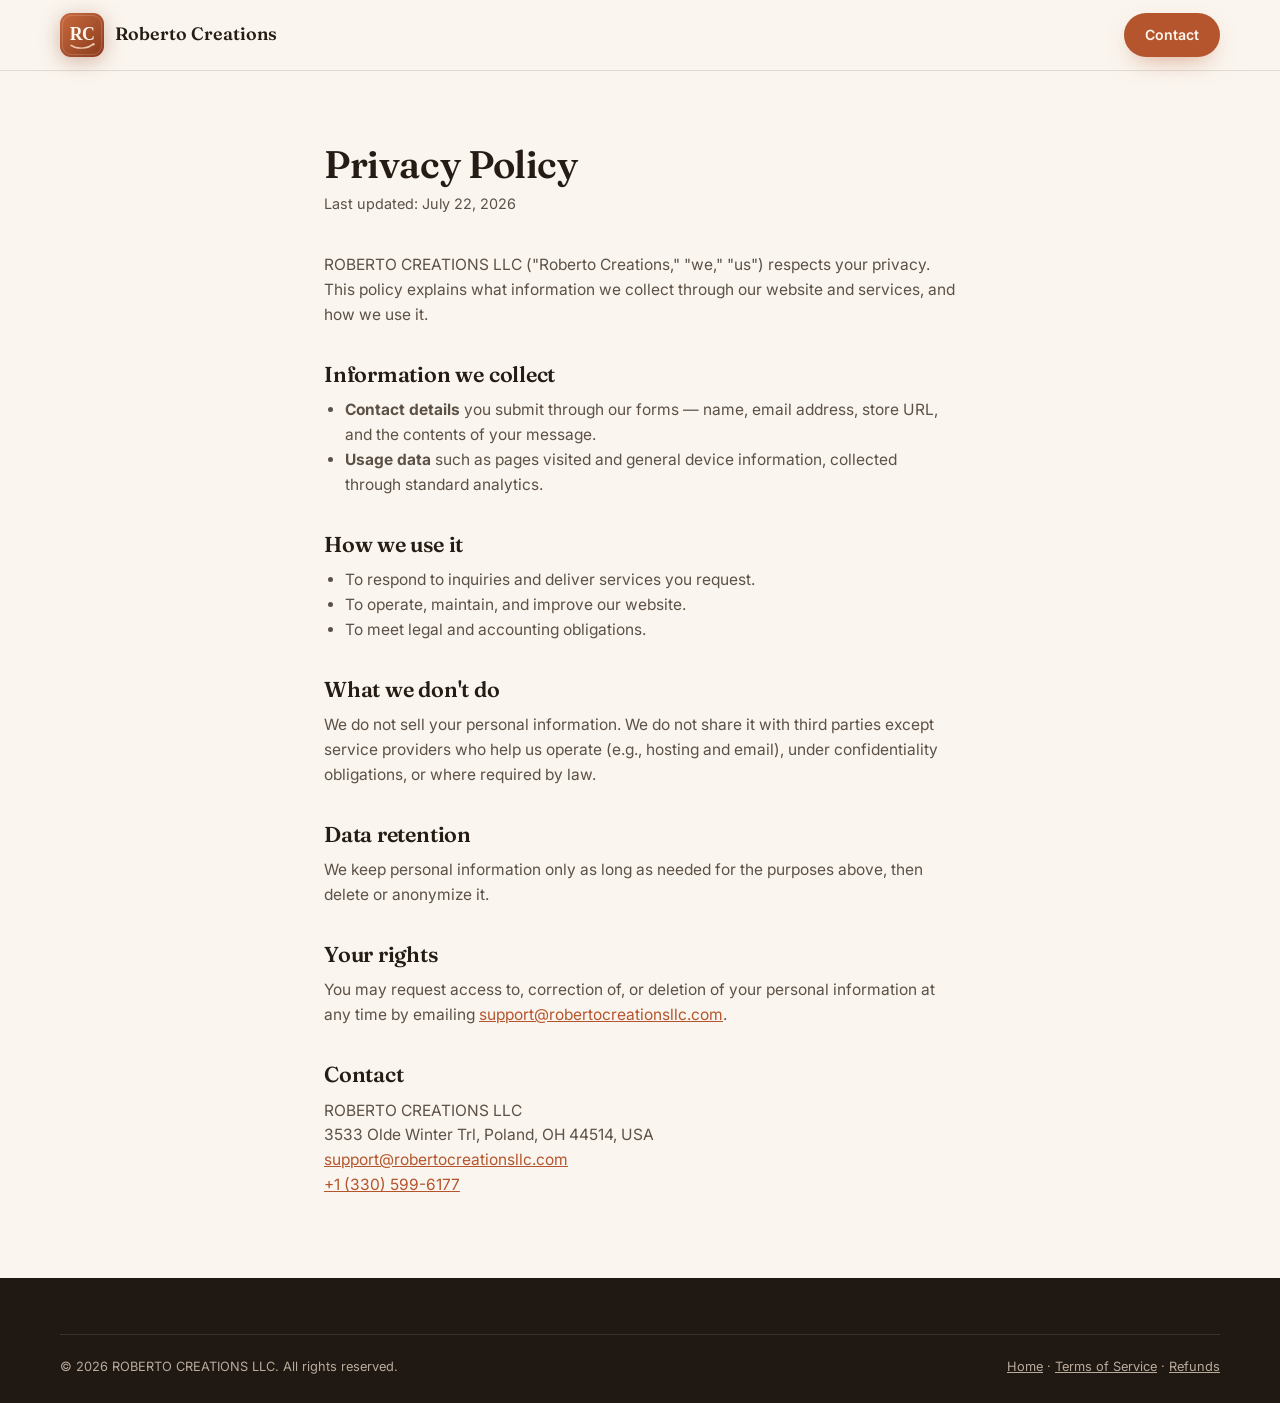
<file: privacy.html>
<!DOCTYPE html>
<html lang="en">
<head>
  <meta charset="UTF-8" />
  <meta name="viewport" content="width=device-width, initial-scale=1.0" />
  <title>Privacy Policy — Roberto Creations</title>
  <meta name="robots" content="noindex" />
  <link rel="icon" type="image/svg+xml" href="logo.svg" />
  <link rel="preconnect" href="https://fonts.googleapis.com" />
  <link rel="preconnect" href="https://fonts.gstatic.com" crossorigin />
  <link href="https://fonts.googleapis.com/css2?family=Fraunces:opsz,wght@9..144,400;9..144,600;9..144,700&family=Inter:wght@400;500;600;700&display=swap" rel="stylesheet" />
  <link rel="stylesheet" href="styles.css" />
  <style>
    .legal { max-width: 760px; margin: 0 auto; padding: 4.5rem 5% 5rem; }
    .legal h1 { font-size: 2.4rem; margin-bottom: 0.4rem; }
    .legal .updated { color: var(--ink-soft); font-size: 0.9rem; margin-bottom: 2.4rem; }
    .legal h2 { font-size: 1.35rem; margin: 2.2rem 0 0.7rem; }
    .legal p, .legal li { color: var(--ink-soft); font-size: 0.97rem; }
    .legal ul { padding-left: 1.3rem; margin-top: 0.5rem; }
    .legal a { color: var(--terra); }
  </style>
</head>
<body>
  <header class="nav">
    <div class="container nav-inner">
      <a href="index.html" class="brand"><img class="brand-mark" src="logo.svg" alt="Roberto Creations logo" /><span class="brand-word">Roberto&nbsp;Creations</span></a>
      <div class="nav-cta"><a href="index.html#contact" class="btn btn-primary btn-sm">Contact</a></div>
    </div>
  </header>
  <main class="legal">
    <h1>Privacy Policy</h1>
    <p class="updated">Last updated: July 22, 2026</p>
    <p>ROBERTO CREATIONS LLC ("Roberto Creations," "we," "us") respects your privacy. This policy explains what information we collect through our website and services, and how we use it.</p>

    <h2>Information we collect</h2>
    <ul>
      <li><strong>Contact details</strong> you submit through our forms — name, email address, store URL, and the contents of your message.</li>
      <li><strong>Usage data</strong> such as pages visited and general device information, collected through standard analytics.</li>
    </ul>

    <h2>How we use it</h2>
    <ul>
      <li>To respond to inquiries and deliver services you request.</li>
      <li>To operate, maintain, and improve our website.</li>
      <li>To meet legal and accounting obligations.</li>
    </ul>

    <h2>What we don't do</h2>
    <p>We do not sell your personal information. We do not share it with third parties except service providers who help us operate (e.g., hosting and email), under confidentiality obligations, or where required by law.</p>

    <h2>Data retention</h2>
    <p>We keep personal information only as long as needed for the purposes above, then delete or anonymize it.</p>

    <h2>Your rights</h2>
    <p>You may request access to, correction of, or deletion of your personal information at any time by emailing <a href="mailto:support@robertocreationsllc.com">support@robertocreationsllc.com</a>.</p>

    <h2>Contact</h2>
    <p>ROBERTO CREATIONS LLC<br />3533 Olde Winter Trl, Poland, OH 44514, USA<br /><a href="mailto:support@robertocreationsllc.com">support@robertocreationsllc.com</a><br /><a href="tel:+13305996177">+1 (330) 599-6177</a></p>
  </main>
  <footer class="footer">
    <div class="container footer-bottom">
      <span>© 2026 ROBERTO CREATIONS LLC. All rights reserved.</span>
      <span><a href="index.html" style="color:inherit">Home</a> · <a href="terms.html" style="color:inherit">Terms of Service</a> · <a href="refunds.html" style="color:inherit">Refunds</a></span>
    </div>
  </footer>
</body>
</html>
</file>
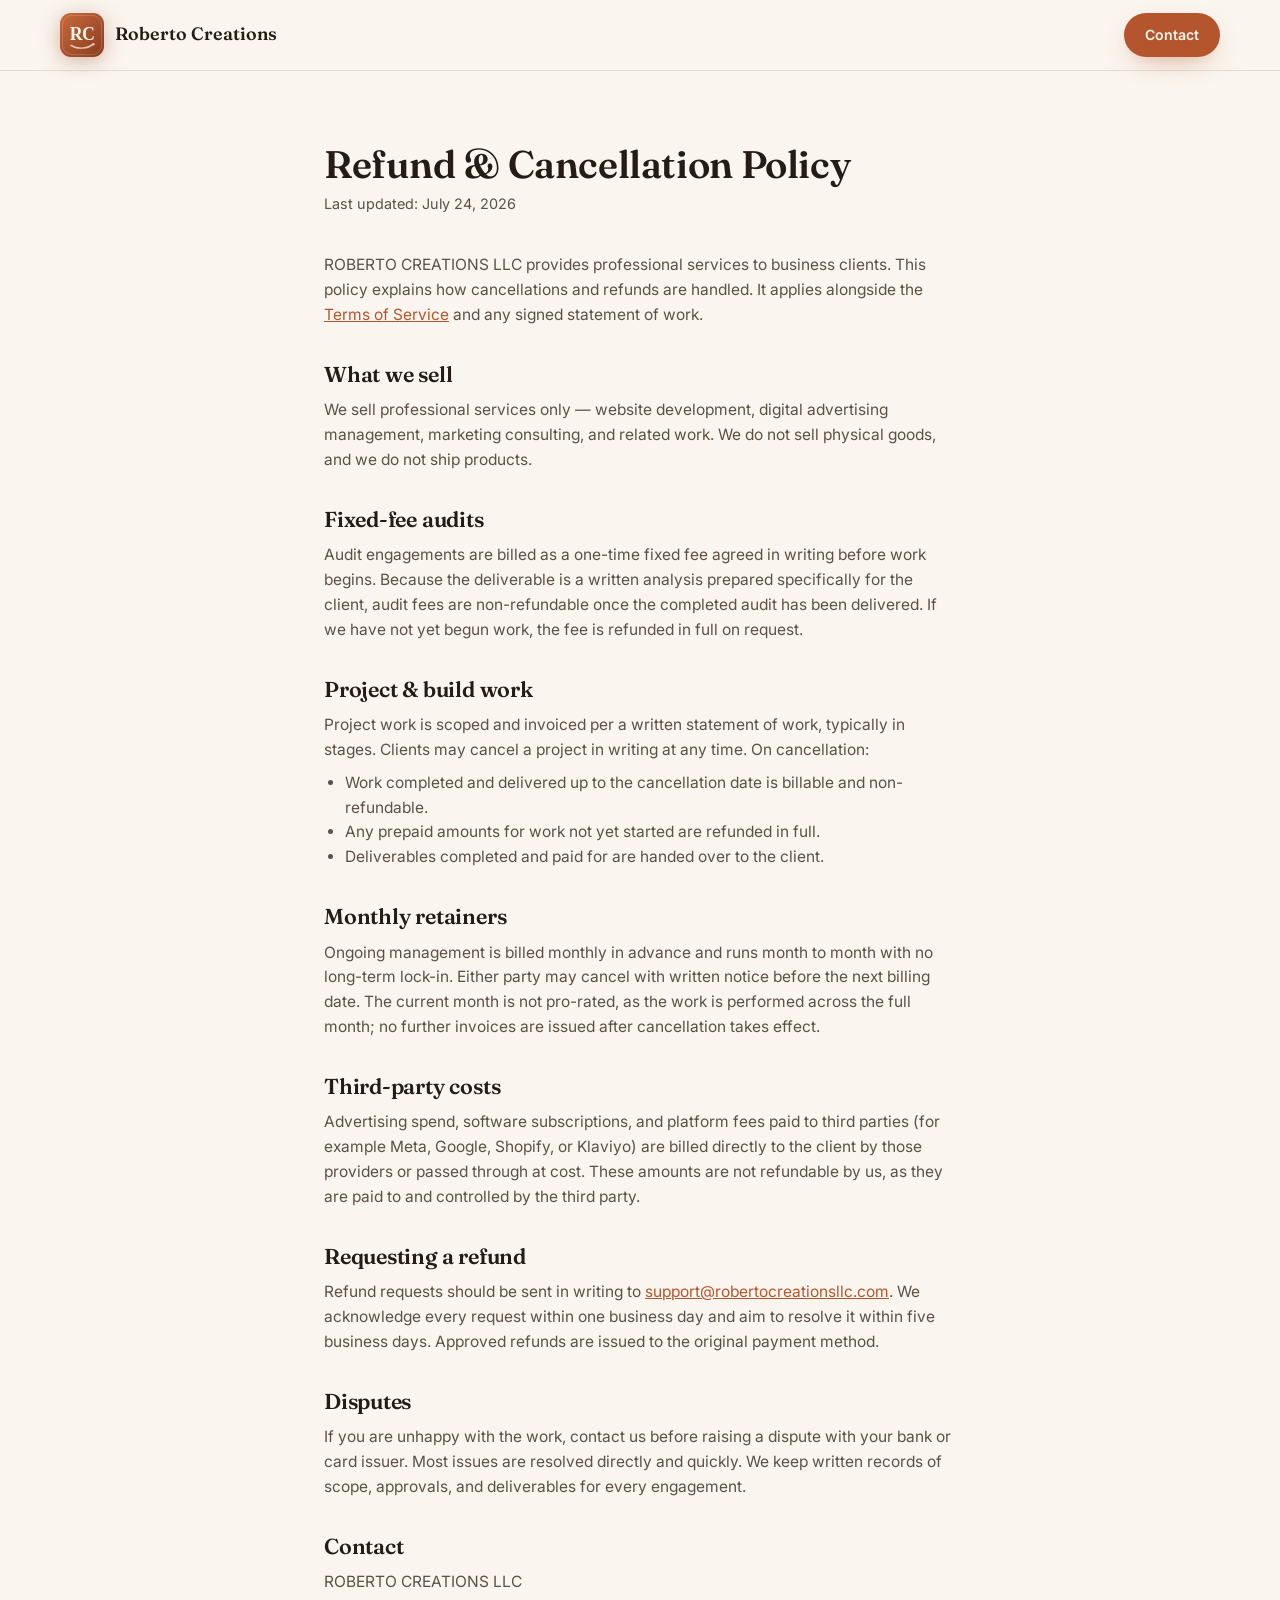
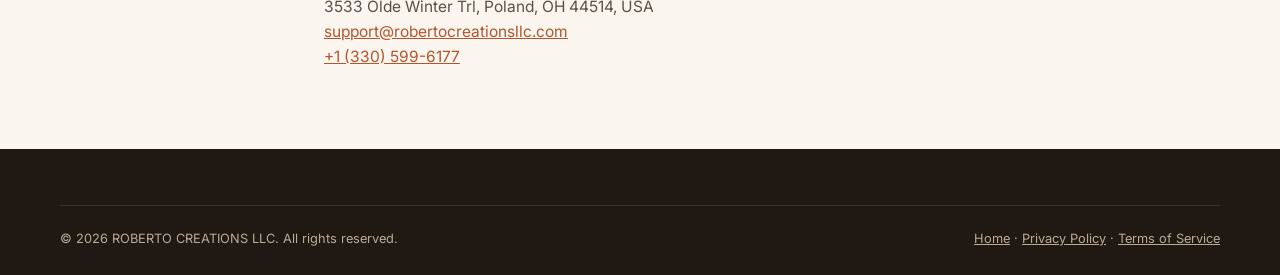
<file: refunds.html>
<!DOCTYPE html>
<html lang="en">
<head>
  <meta charset="UTF-8" />
  <meta name="viewport" content="width=device-width, initial-scale=1.0" />
  <title>Refund &amp; Cancellation Policy — Roberto Creations</title>
  <meta name="robots" content="noindex" />
  <link rel="icon" type="image/svg+xml" href="logo.svg" />
  <link rel="preconnect" href="https://fonts.googleapis.com" />
  <link rel="preconnect" href="https://fonts.gstatic.com" crossorigin />
  <link href="https://fonts.googleapis.com/css2?family=Fraunces:opsz,wght@9..144,400;9..144,600;9..144,700&family=Inter:wght@400;500;600;700&display=swap" rel="stylesheet" />
  <link rel="stylesheet" href="styles.css" />
  <style>
    .legal { max-width: 760px; margin: 0 auto; padding: 4.5rem 5% 5rem; }
    .legal h1 { font-size: 2.4rem; margin-bottom: 0.4rem; }
    .legal .updated { color: var(--ink-soft); font-size: 0.9rem; margin-bottom: 2.4rem; }
    .legal h2 { font-size: 1.35rem; margin: 2.2rem 0 0.7rem; }
    .legal p, .legal li { color: var(--ink-soft); font-size: 0.97rem; }
    .legal ul { padding-left: 1.3rem; margin-top: 0.5rem; }
    .legal a { color: var(--terra); }
  </style>
</head>
<body>
  <header class="nav">
    <div class="container nav-inner">
      <a href="index.html" class="brand"><img class="brand-mark" src="logo.svg" alt="Roberto Creations logo" /><span class="brand-word">Roberto&nbsp;Creations</span></a>
      <div class="nav-cta"><a href="index.html#contact" class="btn btn-primary btn-sm">Contact</a></div>
    </div>
  </header>
  <main class="legal">
    <h1>Refund &amp; Cancellation Policy</h1>
    <p class="updated">Last updated: July 24, 2026</p>
    <p>ROBERTO CREATIONS LLC provides professional services to business clients. This policy explains how cancellations and refunds are handled. It applies alongside the <a href="terms.html">Terms of Service</a> and any signed statement of work.</p>

    <h2>What we sell</h2>
    <p>We sell professional services only — website development, digital advertising management, marketing consulting, and related work. We do not sell physical goods, and we do not ship products.</p>

    <h2>Fixed-fee audits</h2>
    <p>Audit engagements are billed as a one-time fixed fee agreed in writing before work begins. Because the deliverable is a written analysis prepared specifically for the client, audit fees are non-refundable once the completed audit has been delivered. If we have not yet begun work, the fee is refunded in full on request.</p>

    <h2>Project &amp; build work</h2>
    <p>Project work is scoped and invoiced per a written statement of work, typically in stages. Clients may cancel a project in writing at any time. On cancellation:</p>
    <ul>
      <li>Work completed and delivered up to the cancellation date is billable and non-refundable.</li>
      <li>Any prepaid amounts for work not yet started are refunded in full.</li>
      <li>Deliverables completed and paid for are handed over to the client.</li>
    </ul>

    <h2>Monthly retainers</h2>
    <p>Ongoing management is billed monthly in advance and runs month to month with no long-term lock-in. Either party may cancel with written notice before the next billing date. The current month is not pro-rated, as the work is performed across the full month; no further invoices are issued after cancellation takes effect.</p>

    <h2>Third-party costs</h2>
    <p>Advertising spend, software subscriptions, and platform fees paid to third parties (for example Meta, Google, Shopify, or Klaviyo) are billed directly to the client by those providers or passed through at cost. These amounts are not refundable by us, as they are paid to and controlled by the third party.</p>

    <h2>Requesting a refund</h2>
    <p>Refund requests should be sent in writing to <a href="mailto:support@robertocreationsllc.com">support@robertocreationsllc.com</a>. We acknowledge every request within one business day and aim to resolve it within five business days. Approved refunds are issued to the original payment method.</p>

    <h2>Disputes</h2>
    <p>If you are unhappy with the work, contact us before raising a dispute with your bank or card issuer. Most issues are resolved directly and quickly. We keep written records of scope, approvals, and deliverables for every engagement.</p>

    <h2>Contact</h2>
    <p>ROBERTO CREATIONS LLC<br />3533 Olde Winter Trl, Poland, OH 44514, USA<br /><a href="mailto:support@robertocreationsllc.com">support@robertocreationsllc.com</a><br /><a href="tel:+13305996177">+1 (330) 599-6177</a></p>
  </main>
  <footer class="footer">
    <div class="container footer-bottom">
      <span>© 2026 ROBERTO CREATIONS LLC. All rights reserved.</span>
      <span><a href="index.html" style="color:inherit">Home</a> · <a href="privacy.html" style="color:inherit">Privacy Policy</a> · <a href="terms.html" style="color:inherit">Terms of Service</a></span>
    </div>
  </footer>
</body>
</html>
</file>
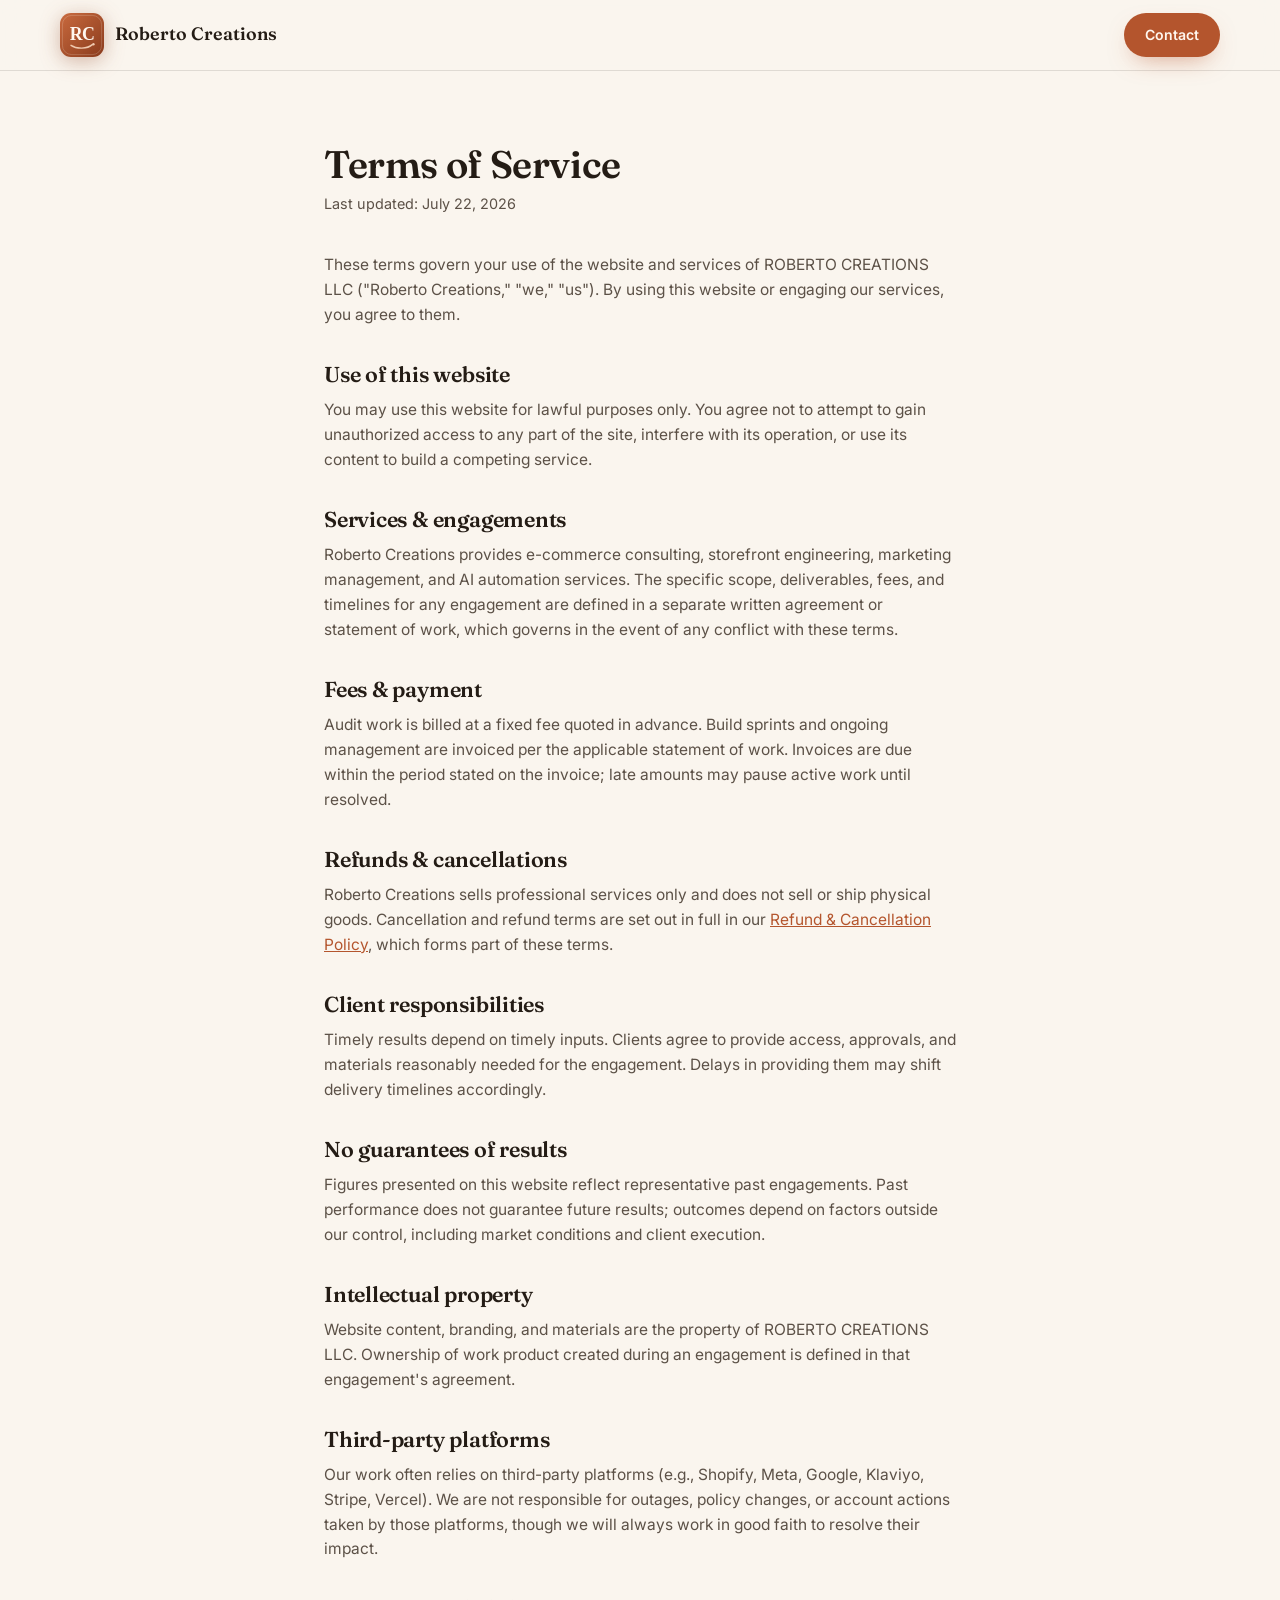
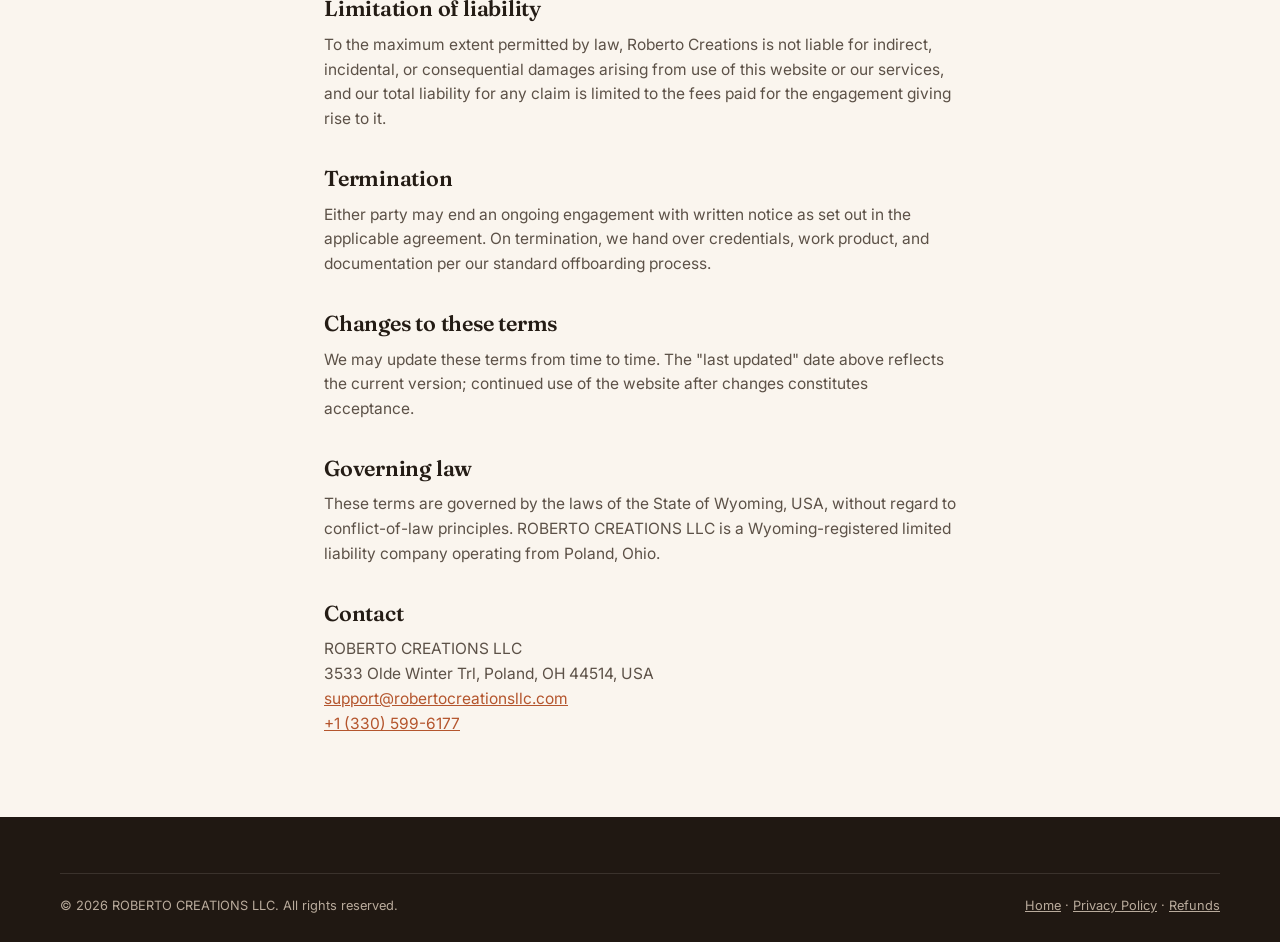
<file: terms.html>
<!DOCTYPE html>
<html lang="en">
<head>
  <meta charset="UTF-8" />
  <meta name="viewport" content="width=device-width, initial-scale=1.0" />
  <title>Terms of Service — Roberto Creations</title>
  <meta name="robots" content="noindex" />
  <link rel="icon" type="image/svg+xml" href="logo.svg" />
  <link rel="preconnect" href="https://fonts.googleapis.com" />
  <link rel="preconnect" href="https://fonts.gstatic.com" crossorigin />
  <link href="https://fonts.googleapis.com/css2?family=Fraunces:opsz,wght@9..144,400;9..144,600;9..144,700&family=Inter:wght@400;500;600;700&display=swap" rel="stylesheet" />
  <link rel="stylesheet" href="styles.css" />
  <style>
    .legal { max-width: 760px; margin: 0 auto; padding: 4.5rem 5% 5rem; }
    .legal h1 { font-size: 2.4rem; margin-bottom: 0.4rem; }
    .legal .updated { color: var(--ink-soft); font-size: 0.9rem; margin-bottom: 2.4rem; }
    .legal h2 { font-size: 1.35rem; margin: 2.2rem 0 0.7rem; }
    .legal p, .legal li { color: var(--ink-soft); font-size: 0.97rem; }
    .legal ul { padding-left: 1.3rem; margin-top: 0.5rem; }
    .legal a { color: var(--terra); }
  </style>
</head>
<body>
  <header class="nav">
    <div class="container nav-inner">
      <a href="index.html" class="brand"><img class="brand-mark" src="logo.svg" alt="Roberto Creations logo" /><span class="brand-word">Roberto&nbsp;Creations</span></a>
      <div class="nav-cta"><a href="index.html#contact" class="btn btn-primary btn-sm">Contact</a></div>
    </div>
  </header>
  <main class="legal">
    <h1>Terms of Service</h1>
    <p class="updated">Last updated: July 22, 2026</p>
    <p>These terms govern your use of the website and services of ROBERTO CREATIONS LLC ("Roberto Creations," "we," "us"). By using this website or engaging our services, you agree to them.</p>

    <h2>Use of this website</h2>
    <p>You may use this website for lawful purposes only. You agree not to attempt to gain unauthorized access to any part of the site, interfere with its operation, or use its content to build a competing service.</p>

    <h2>Services &amp; engagements</h2>
    <p>Roberto Creations provides e-commerce consulting, storefront engineering, marketing management, and AI automation services. The specific scope, deliverables, fees, and timelines for any engagement are defined in a separate written agreement or statement of work, which governs in the event of any conflict with these terms.</p>

    <h2>Fees &amp; payment</h2>
    <p>Audit work is billed at a fixed fee quoted in advance. Build sprints and ongoing management are invoiced per the applicable statement of work. Invoices are due within the period stated on the invoice; late amounts may pause active work until resolved.</p>

    <h2>Refunds &amp; cancellations</h2>
    <p>Roberto Creations sells professional services only and does not sell or ship physical goods. Cancellation and refund terms are set out in full in our <a href="refunds.html">Refund &amp; Cancellation Policy</a>, which forms part of these terms.</p>

    <h2>Client responsibilities</h2>
    <p>Timely results depend on timely inputs. Clients agree to provide access, approvals, and materials reasonably needed for the engagement. Delays in providing them may shift delivery timelines accordingly.</p>

    <h2>No guarantees of results</h2>
    <p>Figures presented on this website reflect representative past engagements. Past performance does not guarantee future results; outcomes depend on factors outside our control, including market conditions and client execution.</p>

    <h2>Intellectual property</h2>
    <p>Website content, branding, and materials are the property of ROBERTO CREATIONS LLC. Ownership of work product created during an engagement is defined in that engagement's agreement.</p>

    <h2>Third-party platforms</h2>
    <p>Our work often relies on third-party platforms (e.g., Shopify, Meta, Google, Klaviyo, Stripe, Vercel). We are not responsible for outages, policy changes, or account actions taken by those platforms, though we will always work in good faith to resolve their impact.</p>

    <h2>Limitation of liability</h2>
    <p>To the maximum extent permitted by law, Roberto Creations is not liable for indirect, incidental, or consequential damages arising from use of this website or our services, and our total liability for any claim is limited to the fees paid for the engagement giving rise to it.</p>

    <h2>Termination</h2>
    <p>Either party may end an ongoing engagement with written notice as set out in the applicable agreement. On termination, we hand over credentials, work product, and documentation per our standard offboarding process.</p>

    <h2>Changes to these terms</h2>
    <p>We may update these terms from time to time. The "last updated" date above reflects the current version; continued use of the website after changes constitutes acceptance.</p>

    <h2>Governing law</h2>
    <p>These terms are governed by the laws of the State of Wyoming, USA, without regard to conflict-of-law principles. ROBERTO CREATIONS LLC is a Wyoming-registered limited liability company operating from Poland, Ohio.</p>

    <h2>Contact</h2>
    <p>ROBERTO CREATIONS LLC<br />3533 Olde Winter Trl, Poland, OH 44514, USA<br /><a href="mailto:support@robertocreationsllc.com">support@robertocreationsllc.com</a><br /><a href="tel:+13305996177">+1 (330) 599-6177</a></p>
  </main>
  <footer class="footer">
    <div class="container footer-bottom">
      <span>© 2026 ROBERTO CREATIONS LLC. All rights reserved.</span>
      <span><a href="index.html" style="color:inherit">Home</a> · <a href="privacy.html" style="color:inherit">Privacy Policy</a> · <a href="refunds.html" style="color:inherit">Refunds</a></span>
    </div>
  </footer>
</body>
</html>
</file>
<file: styles.css>
/* ================= Roberto Creations — brand system =================
   Palette: warm ivory canvas, espresso ink, terracotta signature accent.
   Type: Fraunces (display serif) + Inter (UI sans).
===================================================================== */
:root {
  --ivory: #FAF5EE;
  --ivory-deep: #F1E8DC;
  --ink: #241C15;
  --ink-soft: #5C5147;
  --terra: #B4552D;
  --terra-deep: #93401F;
  --terra-soft: #E9C9B8;
  --cream: #FFF7EF;
  --line: rgba(36, 28, 21, 0.12);
  --dark: #201812;
  --dark-2: #2B2118;
  --on-dark: #F4EBE0;
  --on-dark-soft: #B9AB9C;
  --radius: 18px;
  --shadow: 0 18px 50px -18px rgba(36, 28, 21, 0.25);
  --font-display: "Fraunces", Georgia, serif;
  --font-body: "Inter", -apple-system, sans-serif;
}

* { margin: 0; padding: 0; box-sizing: border-box; }
html { scroll-behavior: smooth; }
body {
  font-family: var(--font-body);
  background: var(--ivory);
  color: var(--ink);
  line-height: 1.6;
  -webkit-font-smoothing: antialiased;
}
img { max-width: 100%; }
.container { width: min(1160px, 92%); margin: 0 auto; }

h1, h2, h3 { font-family: var(--font-display); font-weight: 600; line-height: 1.12; letter-spacing: -0.01em; }
h1 { font-size: clamp(2.6rem, 6vw, 4.4rem); }
h2 { font-size: clamp(1.9rem, 4vw, 3rem); }
h1 em, h2 em { font-style: italic; color: var(--terra); }
.section-dark h2 em { color: #E08B5F; }

.eyebrow {
  display: inline-block;
  font-size: 0.78rem; font-weight: 700; letter-spacing: 0.14em; text-transform: uppercase;
  color: var(--terra); margin-bottom: 1rem;
}
.eyebrow-light { color: #E08B5F; }

/* ---------- buttons ---------- */
.btn {
  display: inline-block; text-decoration: none; cursor: pointer;
  font-family: var(--font-body); font-weight: 600; font-size: 0.95rem;
  padding: 0.85rem 1.7rem; border-radius: 999px; border: 1.5px solid transparent;
  transition: transform 0.18s ease, box-shadow 0.18s ease, background 0.18s ease;
}
.btn-primary { background: var(--terra); color: var(--cream); box-shadow: 0 10px 24px -10px rgba(180, 85, 45, 0.55); }
.btn-primary:hover { background: var(--terra-deep); transform: translateY(-2px); }
.btn-ghost { border-color: var(--line); color: var(--ink); background: transparent; }
.btn-ghost:hover { border-color: var(--ink); transform: translateY(-2px); }
.btn-sm { padding: 0.6rem 1.25rem; font-size: 0.88rem; }
.btn-block { width: 100%; border: none; }

/* ---------- nav ---------- */
.nav {
  position: sticky; top: 0; z-index: 50;
  background: rgba(250, 245, 238, 0.85); backdrop-filter: blur(14px);
  border-bottom: 1px solid var(--line);
}
.nav-inner { display: flex; align-items: center; justify-content: space-between; padding: 0.8rem 0; gap: 1rem; }
.brand { display: flex; align-items: center; gap: 0.7rem; text-decoration: none; color: inherit; }
.brand-mark {
  display: block; width: 44px; height: 44px; flex-shrink: 0;
  filter: drop-shadow(0 4px 10px rgba(138, 59, 29, 0.35));
  transition: transform 0.2s ease;
}
.brand:hover .brand-mark { transform: rotate(-3deg) scale(1.04); }
.brand-word { font-family: var(--font-display); font-weight: 600; font-size: 1.12rem; line-height: 1.15; display: flex; flex-direction: column; }
.brand-sub { font-family: var(--font-body); font-weight: 500; font-size: 0.66rem; letter-spacing: 0.08em; text-transform: uppercase; color: var(--ink-soft); }
.nav-links { display: flex; gap: 1.6rem; }
.nav-links a { text-decoration: none; color: var(--ink-soft); font-weight: 500; font-size: 0.92rem; transition: color 0.15s; }
.nav-links a:hover { color: var(--terra); }
.nav-cta { display: flex; align-items: center; gap: 0.8rem; }
.nav-burger { display: none; flex-direction: column; gap: 5px; background: none; border: none; cursor: pointer; padding: 6px; }
.nav-burger span { width: 22px; height: 2px; background: var(--ink); border-radius: 2px; }

/* ---------- hero ---------- */
.hero { padding: 5.5rem 0 3.5rem; position: relative; overflow: hidden; }
.hero::before {
  content: ""; position: absolute; top: -30%; right: -12%; width: 620px; height: 620px;
  background: radial-gradient(circle, rgba(180,85,45,0.14), transparent 65%);
  border-radius: 50%; pointer-events: none;
}
.hero-grid { display: grid; grid-template-columns: 1.15fr 0.85fr; gap: 3.5rem; align-items: center; }
.lede { font-size: 1.15rem; color: var(--ink-soft); margin: 1.4rem 0 2rem; max-width: 34rem; }
.hero-actions { display: flex; gap: 1rem; flex-wrap: wrap; }
.hero-facts { list-style: none; display: flex; gap: 2.4rem; margin-top: 2.6rem; flex-wrap: wrap; }
.hero-facts li { display: flex; flex-direction: column; }
.hero-facts strong { font-family: var(--font-display); font-size: 1.5rem; color: var(--terra); }
.hero-facts span { font-size: 0.82rem; color: var(--ink-soft); }

.hero-card {
  background: var(--cream); border: 1px solid var(--line); border-radius: var(--radius);
  box-shadow: var(--shadow); padding: 1.6rem; position: relative;
}
.dash-head { font-size: 0.78rem; font-weight: 600; letter-spacing: 0.06em; text-transform: uppercase; color: var(--ink-soft); display: flex; align-items: center; gap: 0.5rem; margin-bottom: 1.2rem; }
.dash-dot { width: 8px; height: 8px; border-radius: 50%; background: #3FA36C; box-shadow: 0 0 0 4px rgba(63,163,108,0.18); }
.dash-label { display: block; font-size: 0.75rem; text-transform: uppercase; letter-spacing: 0.08em; color: var(--ink-soft); }
.dash-value { font-family: var(--font-display); font-size: 2.6rem; font-weight: 700; line-height: 1.1; }
.dash-delta { display: inline-block; margin-top: 0.2rem; font-size: 0.8rem; font-weight: 600; color: #2E7D51; }
.dash-bars { display: flex; align-items: flex-end; gap: 7px; height: 92px; margin: 1.4rem 0; }
.dash-bars i {
  flex: 1; height: var(--h); border-radius: 5px 5px 2px 2px;
  background: linear-gradient(180deg, var(--terra) 0%, var(--terra-soft) 130%);
  animation: barGrow 0.9s cubic-bezier(0.2, 0.7, 0.3, 1) both;
}
.dash-bars i:nth-child(odd) { opacity: 0.75; }
@keyframes barGrow { from { height: 0; } to { height: var(--h); } }
.dash-row { display: flex; justify-content: space-between; border-top: 1px solid var(--line); padding-top: 1rem; }
.dash-row strong { font-family: var(--font-display); font-size: 1.25rem; }

.stack-strip { margin-top: 4rem; display: flex; align-items: center; gap: 1.4rem; flex-wrap: wrap; }
.stack-label { font-size: 0.78rem; font-weight: 600; letter-spacing: 0.1em; text-transform: uppercase; color: var(--ink-soft); white-space: nowrap; }
.stack-strip ul { list-style: none; display: flex; flex-wrap: wrap; gap: 0.6rem; }
.stack-strip li {
  display: inline-flex; align-items: center; gap: 0.5rem;
  font-size: 0.85rem; font-weight: 600; color: var(--ink-soft);
  border: 1px solid var(--line); border-radius: 999px; padding: 0.45rem 1rem; background: var(--cream);
  transition: color 0.15s ease, border-color 0.15s ease;
}
.stack-strip li:hover { color: var(--terra-deep); border-color: var(--terra-soft); }
.stack-ic { width: 15px; height: 15px; flex-shrink: 0; opacity: 0.85; }
.stack-ic-wide { width: 19px; }

/* ---------- sections ---------- */
.section { padding: 5.5rem 0; }
.section-head { max-width: 44rem; margin-bottom: 3.2rem; }
.section-sub { color: var(--ink-soft); font-size: 1.05rem; margin-top: 1rem; }
.section-tint { background: var(--ivory-deep); }
.section-dark { background: var(--dark); color: var(--on-dark); }
.section-dark .section-sub { color: var(--on-dark-soft); }

/* ---------- services ---------- */
.cards-4 { display: grid; grid-template-columns: repeat(4, 1fr); gap: 1.4rem; }
.card {
  background: var(--cream); border: 1px solid var(--line); border-radius: var(--radius);
  padding: 1.8rem 1.6rem; transition: transform 0.2s ease, box-shadow 0.2s ease;
}
.card:hover { transform: translateY(-6px); box-shadow: var(--shadow); }
.card-num { font-family: var(--font-display); font-size: 0.95rem; font-weight: 700; color: var(--terra); }
.card h3 { font-size: 1.28rem; margin: 0.7rem 0 0.7rem; }
.card p { font-size: 0.92rem; color: var(--ink-soft); }
.card-list { list-style: none; margin-top: 1.1rem; border-top: 1px solid var(--line); padding-top: 1rem; }
.card-list li { font-size: 0.85rem; font-weight: 500; padding: 0.22rem 0 0.22rem 1.2rem; position: relative; }
.card-list li::before { content: "—"; position: absolute; left: 0; color: var(--terra); }

/* ---------- AI ---------- */
.ai-grid { display: grid; grid-template-columns: repeat(4, 1fr); gap: 1.4rem; }
.ai-card {
  background: var(--dark-2); border: 1px solid rgba(244, 235, 224, 0.1); border-radius: var(--radius);
  padding: 1.8rem 1.6rem; transition: transform 0.2s ease, border-color 0.2s ease;
}
.ai-card:hover { transform: translateY(-6px); border-color: rgba(224, 139, 95, 0.5); }
.ai-icon { font-size: 1.6rem; color: #E08B5F; }
.ai-card h3 { font-size: 1.2rem; margin: 0.8rem 0 0.6rem; }
.ai-card p { font-size: 0.9rem; color: var(--on-dark-soft); }

/* ---------- results ---------- */
.results-band {
  display: grid; grid-template-columns: repeat(4, 1fr); gap: 1rem;
  background: var(--dark); color: var(--on-dark); border-radius: var(--radius);
  padding: 2.2rem 2rem; margin-bottom: 2.8rem;
}
.results-band div { display: flex; flex-direction: column; align-items: center; text-align: center; }
.results-band strong { font-family: var(--font-display); font-size: clamp(1.8rem, 3.4vw, 2.6rem); font-weight: 700; color: #E08B5F; }
.results-band span { font-size: 0.82rem; color: var(--on-dark-soft); margin-top: 0.2rem; }

.cases { display: grid; grid-template-columns: repeat(3, 1fr); gap: 1.4rem; }
.case {
  background: var(--cream); border: 1px solid var(--line); border-radius: var(--radius);
  padding: 1.7rem 1.6rem; transition: transform 0.2s ease, box-shadow 0.2s ease;
}
.case:hover { transform: translateY(-6px); box-shadow: var(--shadow); }
.case header { display: flex; justify-content: space-between; align-items: center; margin-bottom: 1.2rem; }
.case-tag {
  font-size: 0.72rem; font-weight: 700; letter-spacing: 0.07em; text-transform: uppercase;
  color: var(--terra); background: rgba(180, 85, 45, 0.1); border-radius: 999px; padding: 0.3rem 0.75rem;
}
.case-time { font-size: 0.78rem; color: var(--ink-soft); }
.case-big { display: block; font-family: var(--font-display); font-size: 2.3rem; font-weight: 700; line-height: 1; }
.case-big-label { font-size: 0.8rem; color: var(--ink-soft); }
.case ul { list-style: none; margin-top: 1.2rem; border-top: 1px solid var(--line); padding-top: 1rem; }
.case ul li { font-size: 0.88rem; font-weight: 500; padding: 0.24rem 0 0.24rem 1.25rem; position: relative; }
.case ul li::before { content: "▸"; position: absolute; left: 0; color: var(--terra); font-size: 0.8rem; }

/* ---------- process ---------- */
.steps { list-style: none; display: grid; grid-template-columns: repeat(4, 1fr); gap: 1.4rem; counter-reset: step; }
.steps li {
  background: var(--cream); border: 1px solid var(--line); border-radius: var(--radius);
  padding: 1.8rem 1.6rem; position: relative; counter-increment: step;
}
.steps li::before {
  content: counter(step, decimal-leading-zero);
  position: absolute; top: 1.4rem; right: 1.5rem;
  font-family: var(--font-display); font-size: 1.9rem; font-weight: 700; color: var(--terra-soft);
}
.step-when { font-size: 0.72rem; font-weight: 700; letter-spacing: 0.1em; text-transform: uppercase; color: var(--terra); }
.steps h3 { font-size: 1.3rem; margin: 0.6rem 0 0.6rem; }
.steps p { font-size: 0.9rem; color: var(--ink-soft); }

/* ---------- testimonials ---------- */
.quotes { display: grid; grid-template-columns: repeat(3, 1fr); gap: 1.4rem; }
.quote-card {
  background: var(--cream); border: 1px solid var(--line); border-radius: var(--radius);
  padding: 1.8rem 1.6rem; display: flex; flex-direction: column; justify-content: space-between; gap: 1.4rem;
  transition: transform 0.2s ease, box-shadow 0.2s ease;
}
.quote-card:hover { transform: translateY(-6px); box-shadow: var(--shadow); }
.quote-card blockquote { font-family: var(--font-display); font-style: italic; font-size: 1.08rem; line-height: 1.5; color: var(--ink); }
.quote-card figcaption { display: flex; align-items: center; gap: 0.8rem; font-size: 0.85rem; color: var(--ink-soft); }
.quote-card figcaption strong { color: var(--ink); }
.quote-avatar {
  display: grid; place-items: center; width: 40px; height: 40px; border-radius: 50%; flex-shrink: 0;
  background: var(--terra-soft); color: var(--terra-deep);
  font-family: var(--font-display); font-weight: 700; font-size: 0.85rem;
}

/* ---------- FAQ ---------- */
.faq-wrap { display: grid; grid-template-columns: 0.8fr 1.2fr; gap: 3rem; align-items: start; }
.faq-wrap .section-head { margin-bottom: 0; }
.faq-list { display: grid; gap: 0.8rem; }
.faq-list details {
  background: var(--cream); border: 1px solid var(--line); border-radius: 14px;
  padding: 0 1.4rem; overflow: hidden; transition: border-color 0.2s ease;
}
.faq-list details[open] { border-color: var(--terra); }
.faq-list summary {
  cursor: pointer; list-style: none; font-weight: 600; font-size: 1rem;
  padding: 1.1rem 0; position: relative; padding-right: 2rem;
}
.faq-list summary::-webkit-details-marker { display: none; }
.faq-list summary::after {
  content: "+"; position: absolute; right: 0.2rem; top: 50%; transform: translateY(-50%);
  font-family: var(--font-display); font-size: 1.4rem; color: var(--terra); transition: transform 0.2s ease;
}
.faq-list details[open] summary::after { transform: translateY(-50%) rotate(45deg); }
.faq-list details p { color: var(--ink-soft); font-size: 0.95rem; padding: 0 0 1.2rem; }

/* ---------- trust ---------- */
.trust-grid { display: grid; grid-template-columns: 1fr 1.1fr; gap: 3.5rem; align-items: center; }
.trust-list { list-style: none; display: grid; gap: 1rem; }
.trust-list li {
  background: var(--cream); border: 1px solid var(--line); border-left: 4px solid var(--terra);
  border-radius: 12px; padding: 1.1rem 1.4rem; font-size: 0.95rem; color: var(--ink-soft);
}
.trust-list strong { color: var(--ink); }

/* ---------- about ---------- */
.about-grid { display: grid; grid-template-columns: 1.15fr 0.85fr; gap: 3.5rem; align-items: start; }
.about-body { color: var(--on-dark-soft); margin-top: 1.2rem; max-width: 36rem; }
.founder-quote { margin-top: 2.2rem; border-left: 3px solid var(--terra); padding-left: 1.4rem; }
.founder-quote blockquote { font-family: var(--font-display); font-style: italic; font-size: 1.25rem; line-height: 1.45; }
.founder-quote figcaption { display: flex; align-items: center; gap: 0.9rem; margin-top: 1.2rem; font-size: 0.9rem; color: var(--on-dark-soft); }
.founder-quote figcaption strong { color: var(--on-dark); }
.founder-avatar {
  display: grid; place-items: center; width: 46px; height: 46px; border-radius: 50%;
  background: var(--terra); color: var(--cream); font-family: var(--font-display); font-weight: 700;
}
.company-card {
  background: var(--dark-2); border: 1px solid rgba(244, 235, 224, 0.12); border-radius: var(--radius);
  padding: 2rem 1.8rem; position: sticky; top: 6rem;
}
.company-card h3 { font-size: 1.25rem; margin-bottom: 1.4rem; color: var(--on-dark); }
.company-card dl { display: grid; gap: 0.9rem; }
.company-card dt { font-size: 0.72rem; font-weight: 700; letter-spacing: 0.1em; text-transform: uppercase; color: #E08B5F; }
.company-card dd { font-size: 0.95rem; color: var(--on-dark-soft); margin-bottom: 0.3rem; }
.company-card dd a { color: var(--on-dark-soft); text-decoration: none; }
.company-card dd a:hover { color: #E08B5F; }

/* ---------- contact ---------- */
.contact-grid { display: grid; grid-template-columns: 1fr 1.1fr; gap: 3.5rem; align-items: start; }
.contact-list { list-style: none; margin-top: 2rem; display: grid; gap: 1.1rem; }
.contact-list li { display: flex; flex-direction: column; font-size: 0.98rem; }
.contact-list span { font-size: 0.72rem; font-weight: 700; letter-spacing: 0.1em; text-transform: uppercase; color: var(--terra); margin-bottom: 0.15rem; }
.contact-list a { color: var(--ink); font-weight: 600; text-decoration: none; }
.contact-list a:hover { color: var(--terra); }
.contact-form {
  background: var(--cream); border: 1px solid var(--line); border-radius: var(--radius);
  box-shadow: var(--shadow); padding: 2rem 1.8rem; display: grid; gap: 1.1rem;
}
.contact-form label { display: grid; gap: 0.4rem; font-size: 0.82rem; font-weight: 600; color: var(--ink-soft); }
.contact-form input, .contact-form textarea {
  font-family: var(--font-body); font-size: 0.95rem; color: var(--ink);
  background: var(--ivory); border: 1px solid var(--line); border-radius: 10px;
  padding: 0.75rem 0.9rem; outline: none; transition: border-color 0.15s, box-shadow 0.15s;
}
.contact-form input:focus, .contact-form textarea:focus { border-color: var(--terra); box-shadow: 0 0 0 3px rgba(180, 85, 45, 0.15); }
.form-row { display: grid; grid-template-columns: 1fr 1fr; gap: 1.1rem; }
.form-note { font-size: 0.8rem; color: var(--ink-soft); text-align: center; }

/* ---------- footer ---------- */
.footer { background: var(--dark); color: var(--on-dark); padding: 3.5rem 0 0; }
.footer-grid { display: grid; grid-template-columns: 1.4fr 1fr 1fr 1fr; gap: 2.5rem; padding-bottom: 2.8rem; }
.brand-footer .brand-word { color: var(--on-dark); }
.footer-tag { margin-top: 1rem; font-size: 0.9rem; color: var(--on-dark-soft); }
.footer-details { margin-top: 1rem; font-size: 0.82rem; line-height: 1.7; color: var(--on-dark-soft); }
.footer-details strong { color: var(--on-dark); letter-spacing: 0.04em; }
.footer-details a { color: var(--on-dark-soft); text-decoration: none; }
.footer-details a:hover { color: var(--on-dark); }
.footer-col h4 { font-size: 0.78rem; font-weight: 700; letter-spacing: 0.1em; text-transform: uppercase; color: #E08B5F; margin-bottom: 1rem; }
.footer-col a { display: block; color: var(--on-dark-soft); text-decoration: none; font-size: 0.9rem; padding: 0.25rem 0; }
.footer-col a:hover { color: var(--on-dark); }
.footer-bottom {
  display: flex; justify-content: space-between; flex-wrap: wrap; gap: 0.6rem;
  border-top: 1px solid rgba(244, 235, 224, 0.12); padding: 1.4rem 0 1.6rem;
  font-size: 0.8rem; color: var(--on-dark-soft);
}

/* ---------- reveal animation ---------- */
.reveal { opacity: 0; transform: translateY(26px); transition: opacity 0.7s ease, transform 0.7s ease; }
.reveal.in { opacity: 1; transform: none; }
.delay-1 { transition-delay: 0.12s; }
.delay-2 { transition-delay: 0.24s; }
.delay-3 { transition-delay: 0.36s; }

/* ---------- responsive ---------- */
@media (max-width: 980px) {
  .cards-4, .ai-grid, .steps { grid-template-columns: repeat(2, 1fr); }
  .cases, .quotes { grid-template-columns: repeat(2, 1fr); }
  .faq-wrap { grid-template-columns: 1fr; gap: 2rem; }
  .hero-grid, .about-grid, .contact-grid, .trust-grid { grid-template-columns: 1fr; gap: 2.5rem; }
  .company-card { position: static; }
  .footer-grid { grid-template-columns: 1fr 1fr; }
  .results-band { grid-template-columns: repeat(2, 1fr); gap: 1.8rem; }
}
@media (max-width: 640px) {
  .cards-4, .ai-grid, .steps, .cases, .quotes, .form-row { grid-template-columns: 1fr; }
  .nav-links {
    display: none; position: absolute; top: 100%; left: 0; right: 0;
    background: var(--cream); border-bottom: 1px solid var(--line);
    flex-direction: column; padding: 1.2rem 4%; gap: 1rem;
  }
  .nav-links.open { display: flex; }
  .nav-burger { display: flex; }
  .brand-sub { display: none; }
  .hero { padding-top: 3.5rem; }
  .section { padding: 4rem 0; }
}
</file>
